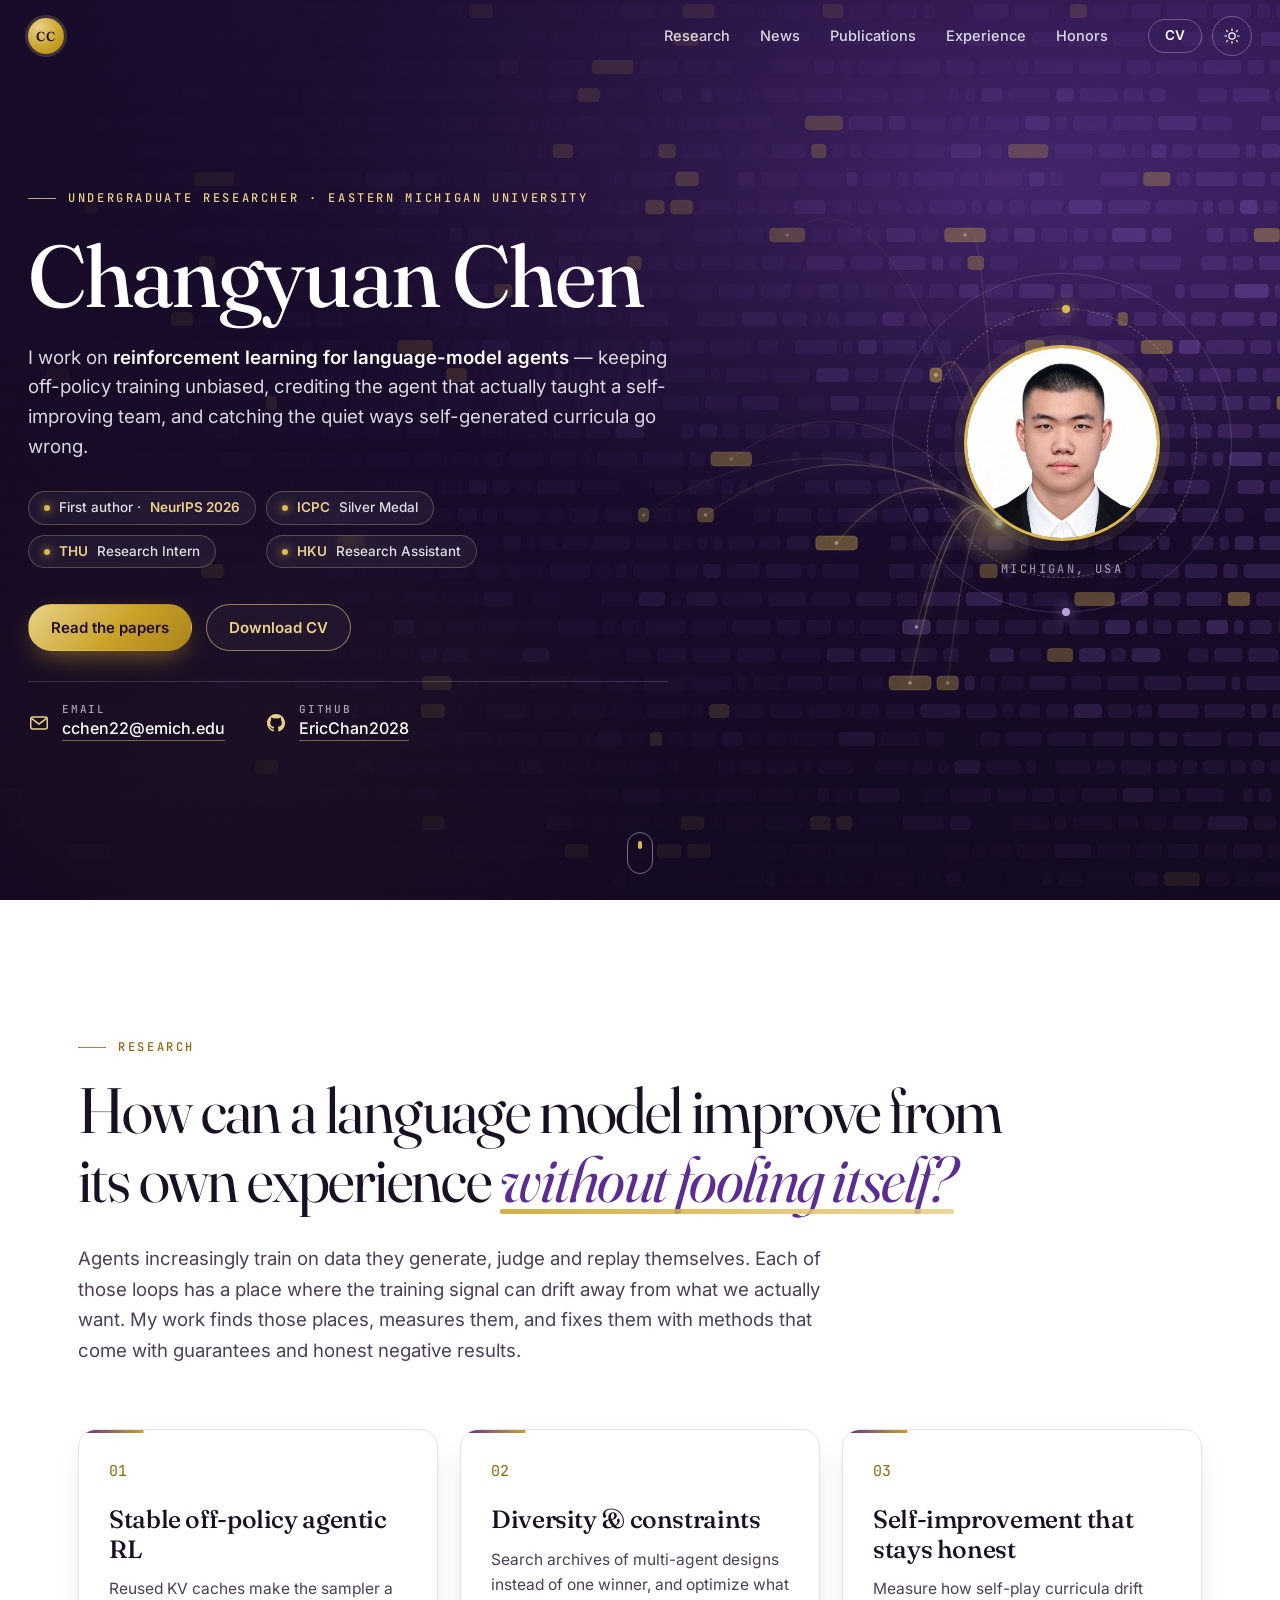
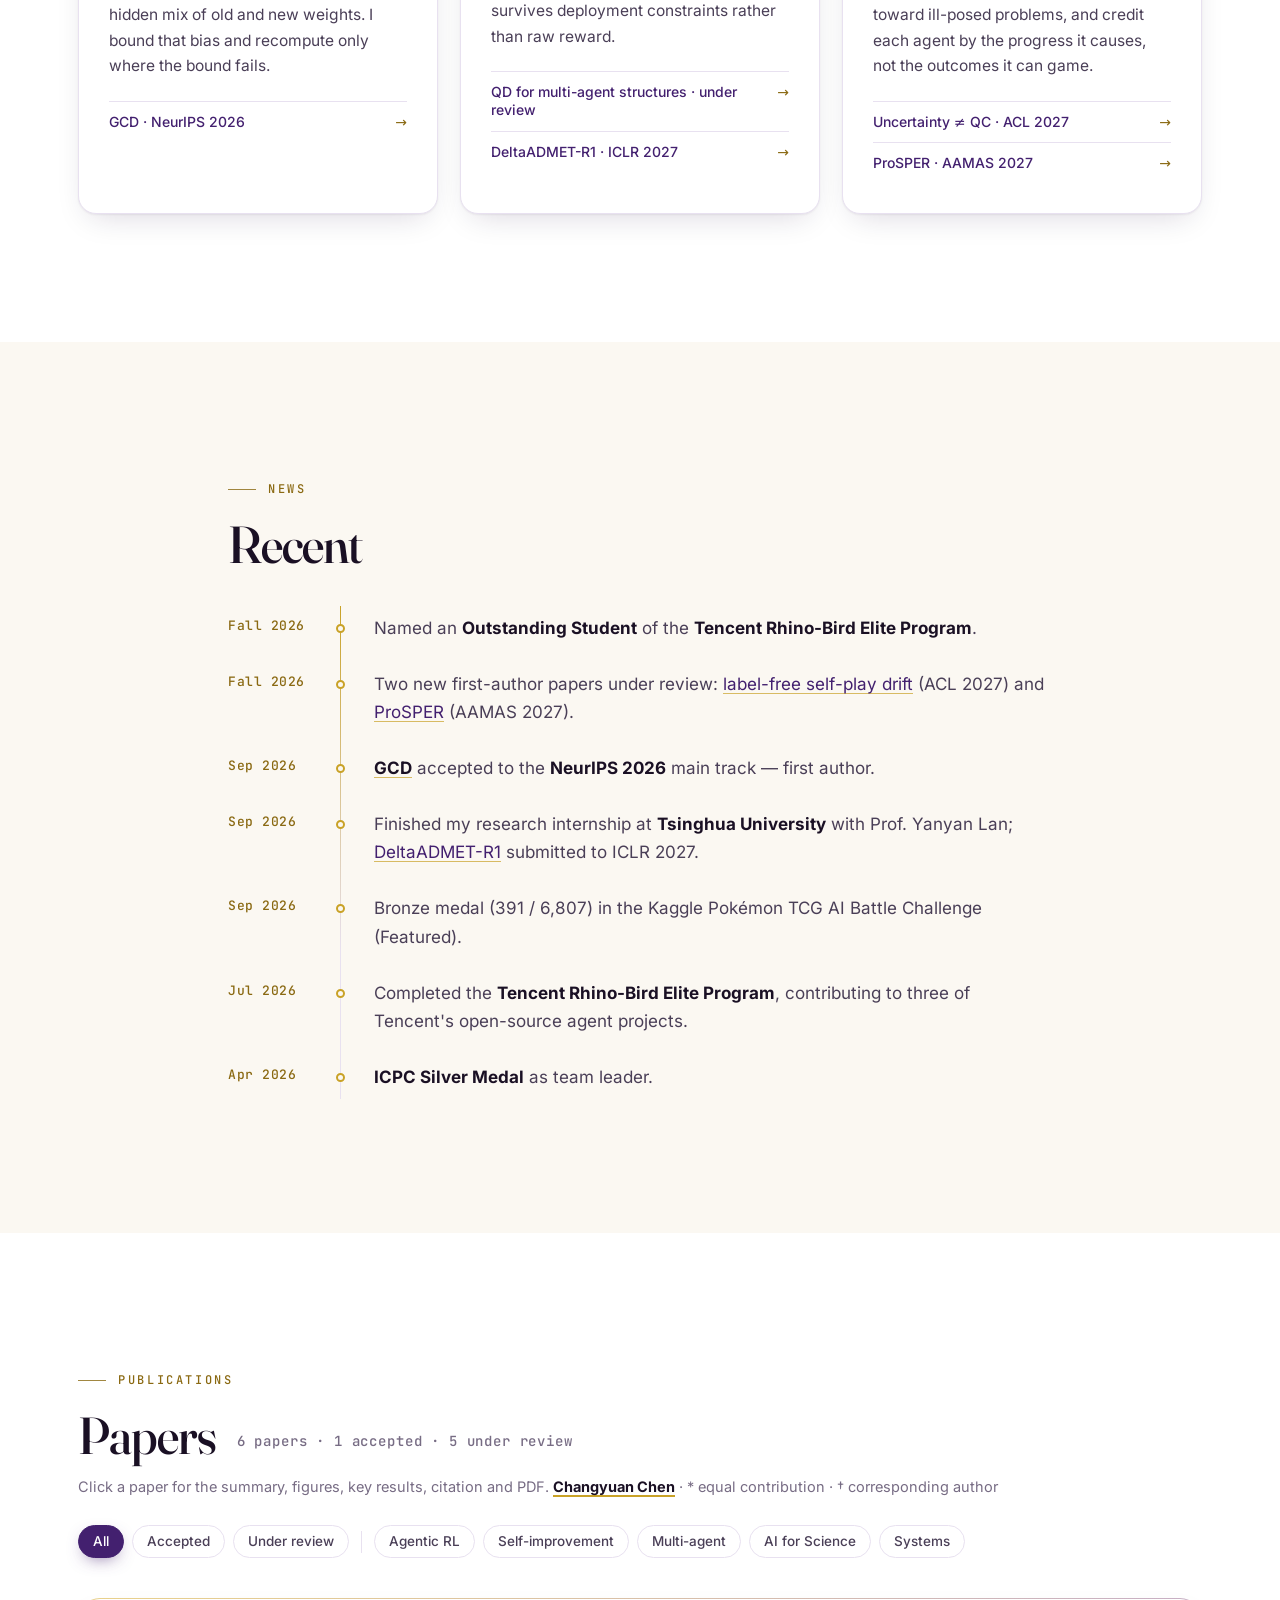
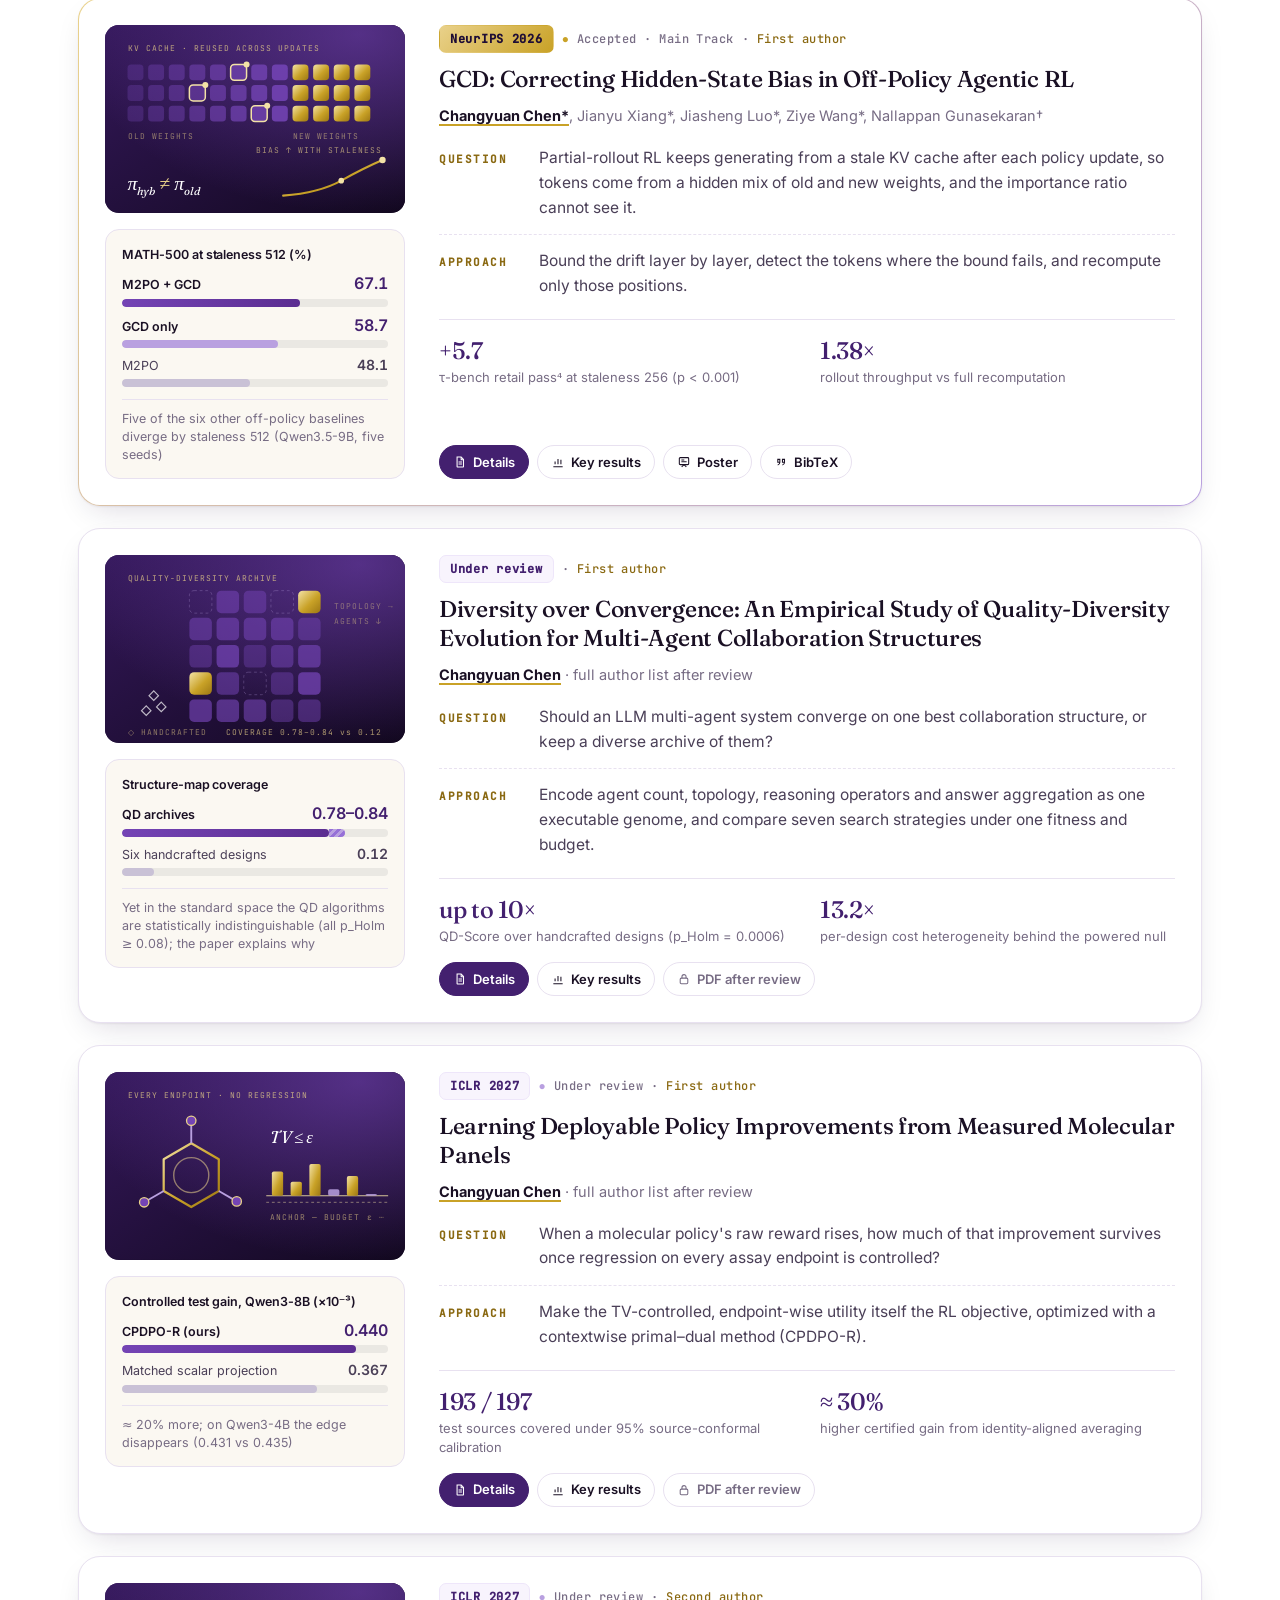
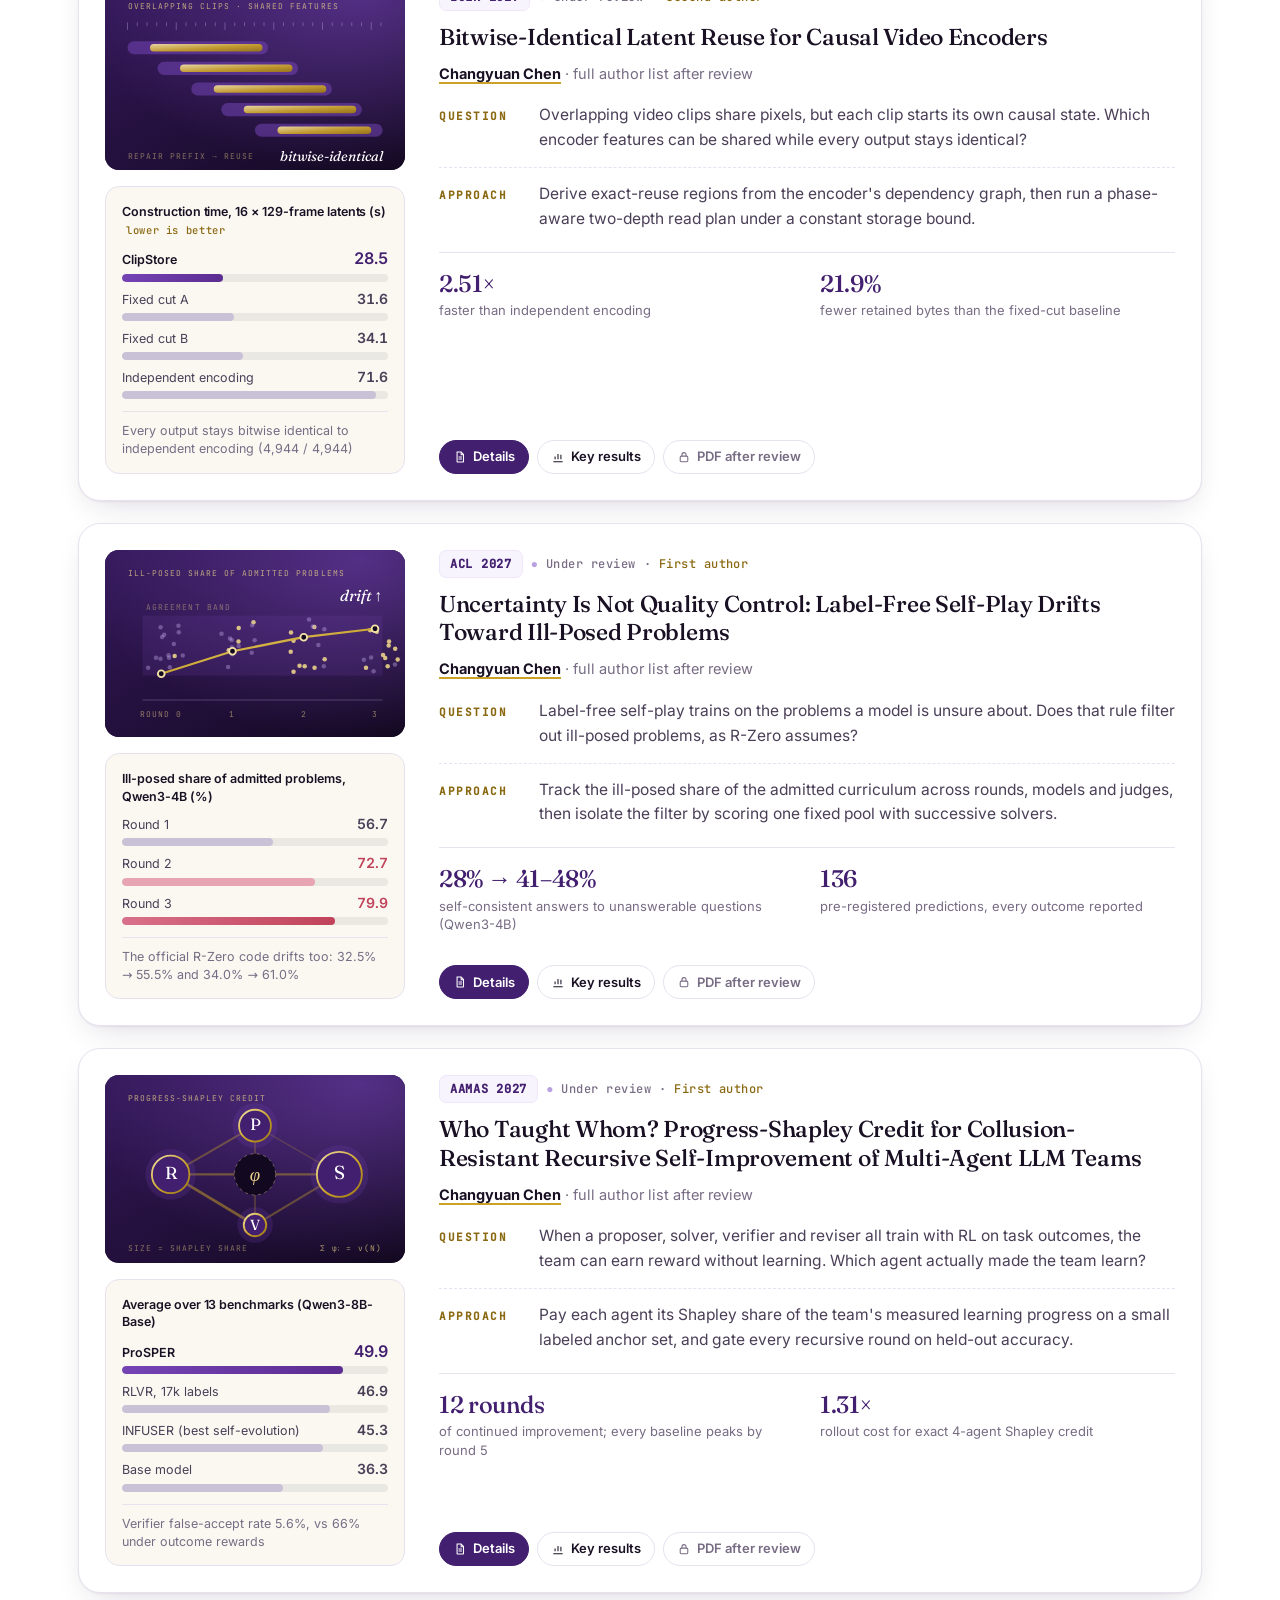
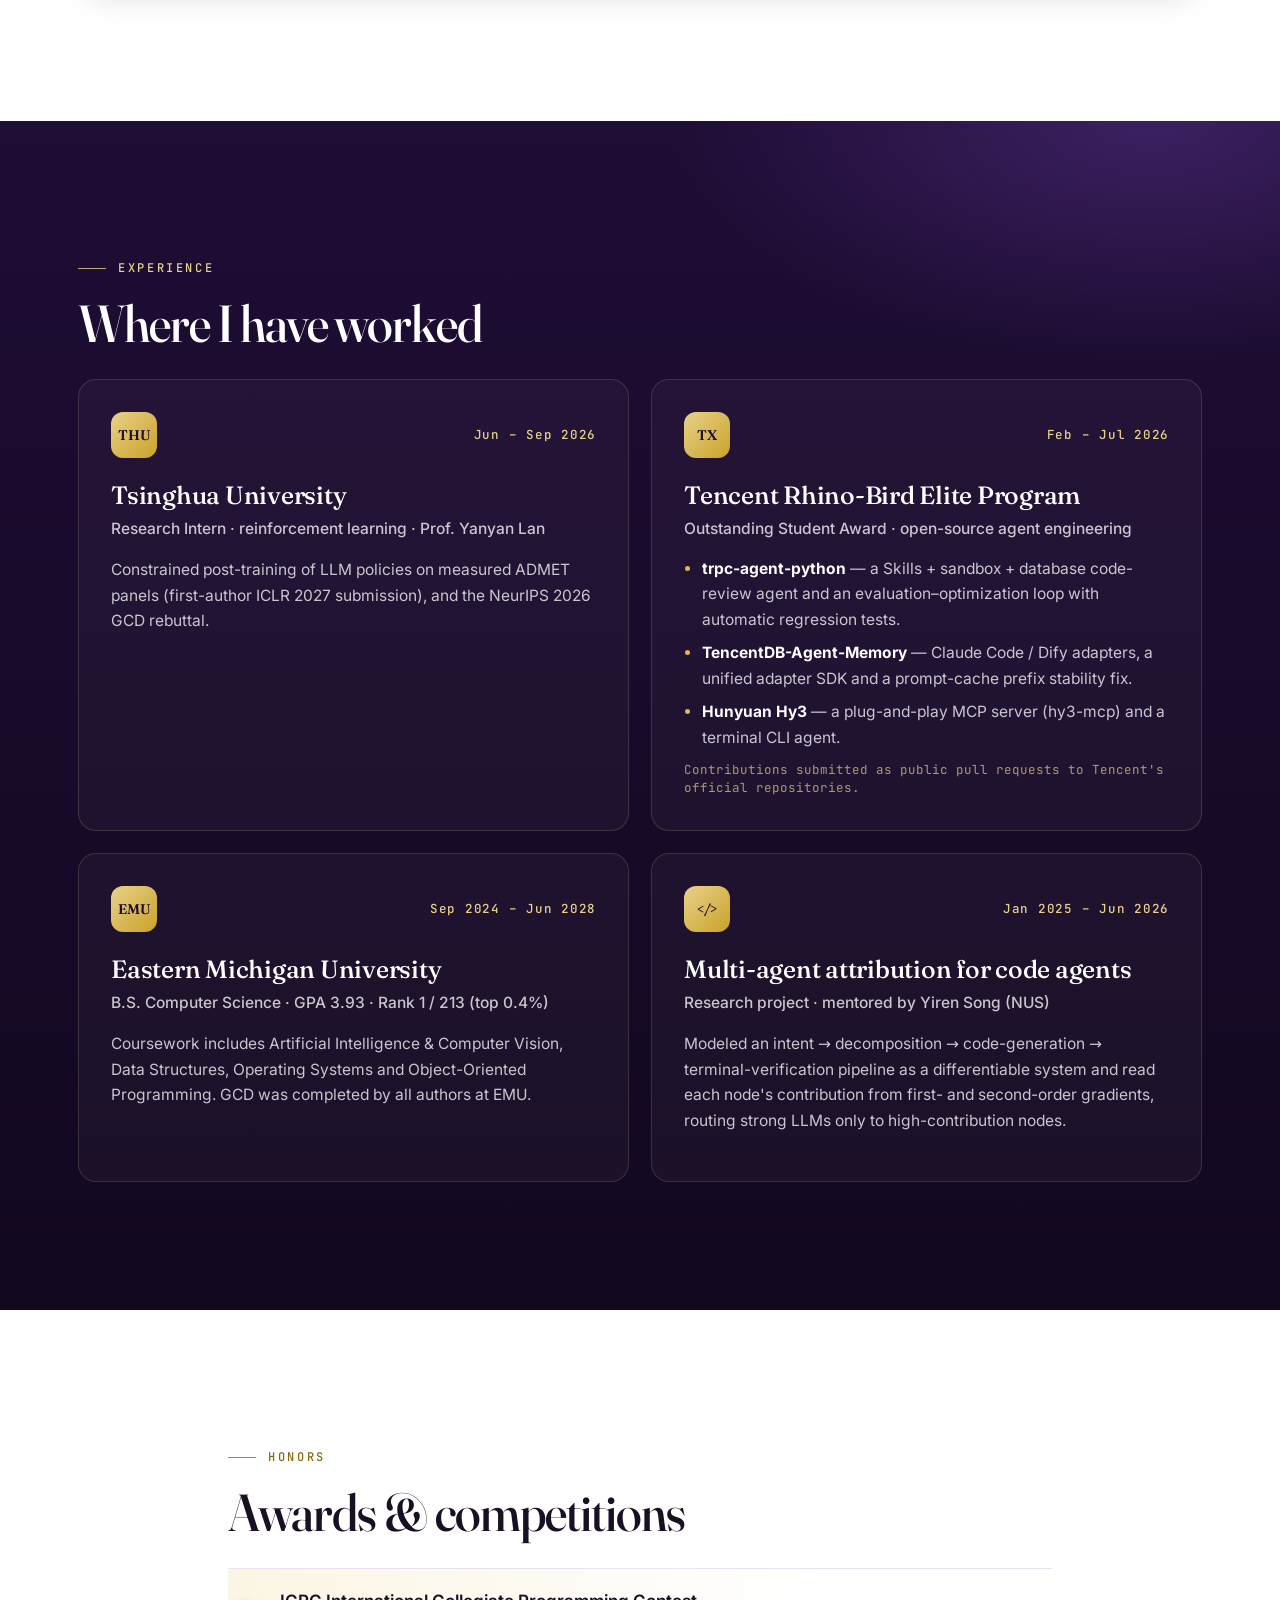
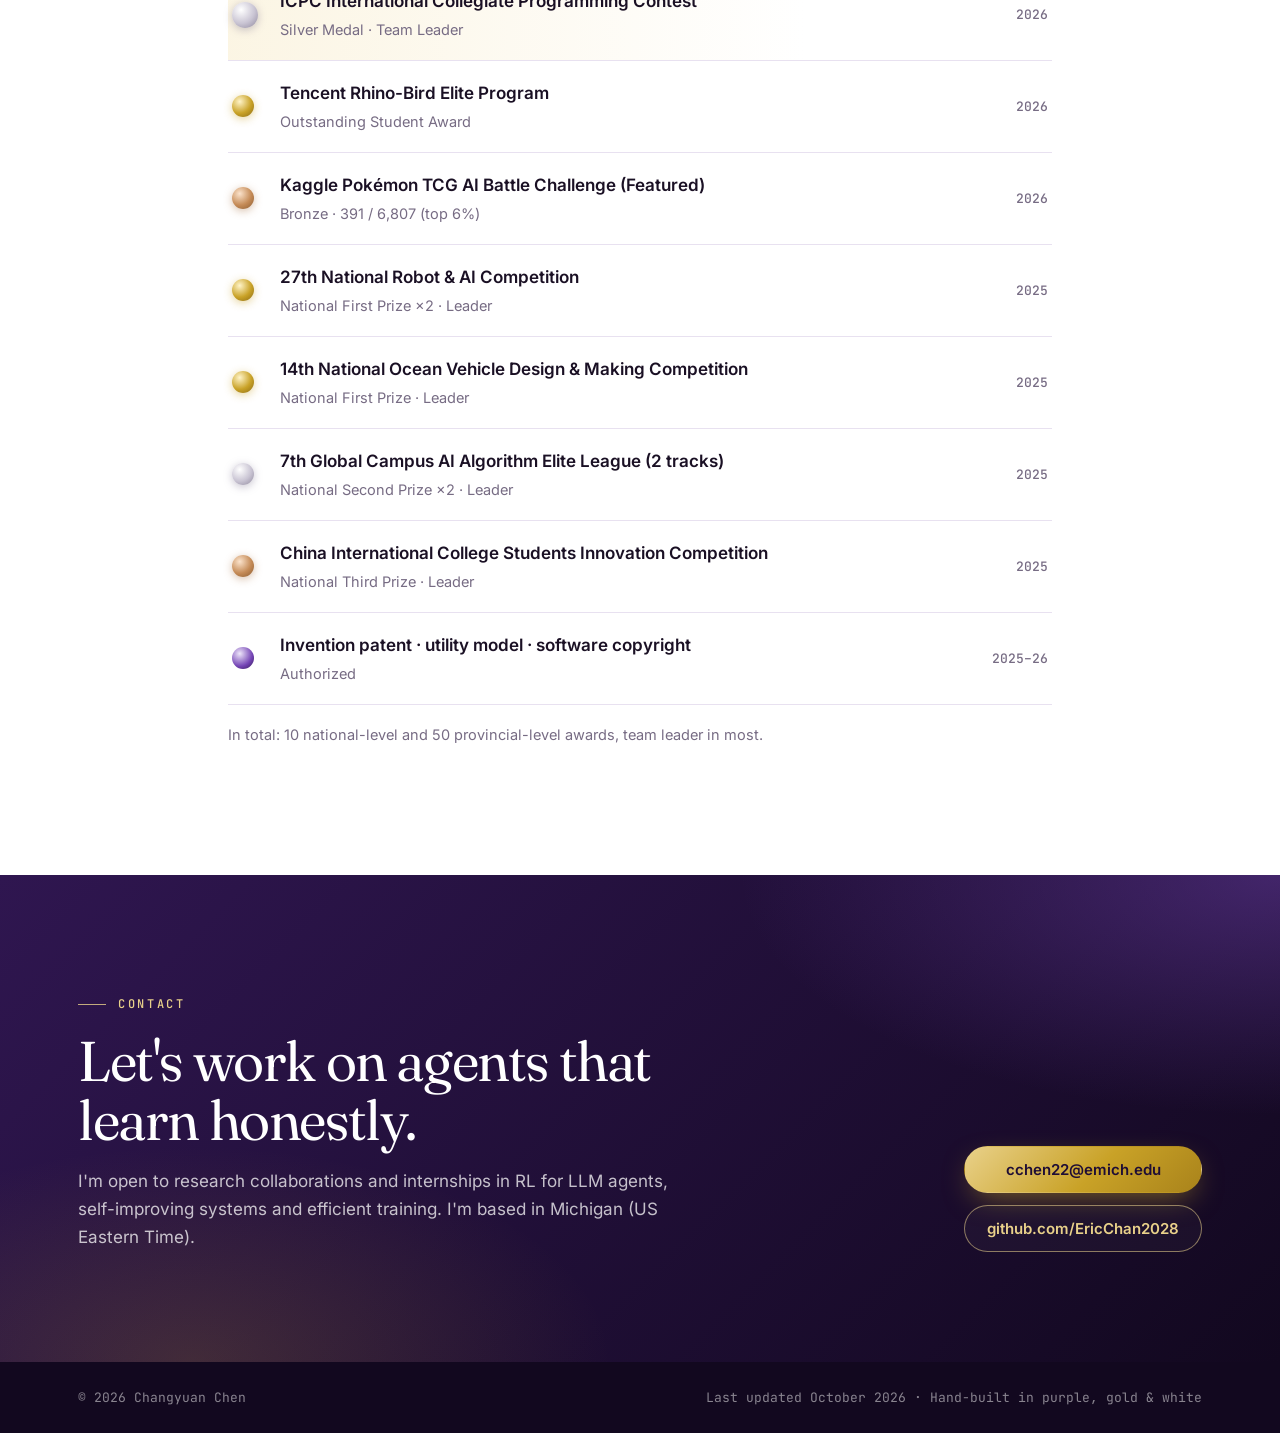
<file: index.html>
<!doctype html>
<html lang="en" data-theme="light">
<head>
<meta charset="utf-8">
<meta name="viewport" content="width=device-width, initial-scale=1">
<title>Changyuan Chen</title>
<meta name="description" content="Changyuan Chen — undergraduate researcher at Eastern Michigan University working on reinforcement learning for language-model agents: off-policy correction, credit assignment in self-improving multi-agent teams, and the failure modes of self-generated curricula. First author, NeurIPS 2026.">
<meta name="author" content="Changyuan Chen">
<meta name="theme-color" content="#22103A">
<meta property="og:type" content="website">
<meta property="og:title" content="Changyuan Chen">
<meta property="og:description" content="Reinforcement learning for language-model agents. First author, NeurIPS 2026. ICPC Silver Medalist.">
<meta property="og:image" content="https://ericchan2028.github.io/assets/img/og.png">
<meta property="og:url" content="https://ericchan2028.github.io/">
<meta name="twitter:card" content="summary_large_image">
<link rel="icon" href="assets/img/favicon.svg" type="image/svg+xml">
<link rel="apple-touch-icon" href="assets/img/apple-touch-icon.png">
<link rel="preload" href="assets/fonts/inter-normal-latin.woff2" as="font" type="font/woff2" crossorigin>
<link rel="preload" href="assets/fonts/fraunces-normal-latin.woff2" as="font" type="font/woff2" crossorigin>
<link rel="stylesheet" href="assets/fonts/fonts.css">
<link rel="stylesheet" href="assets/css/style.css">
<script type="application/ld+json">
{"@context":"https://schema.org","@type":"Person","name":"Changyuan Chen",
 "url":"https://ericchan2028.github.io/","email":"mailto:cchen22@emich.edu",
 "affiliation":{"@type":"CollegeOrUniversity","name":"Eastern Michigan University"},
 "sameAs":["https://github.com/EricChan2028"],
 "knowsAbout":["Reinforcement learning","Large language model agents","Multi-agent systems"]}
</script>
<script>
  document.documentElement.classList.add("js");
  try { var t = localStorage.getItem("cc-theme"); if (t) document.documentElement.dataset.theme = t; } catch (e) {}
</script>
</head>
<body>
<a class="skip" href="#main">Skip to content</a>

<header class="nav" id="nav">
  <div class="nav__inner">
    <a class="nav__brand" href="#top" aria-label="Back to top">
      <span class="mono-mark" aria-hidden="true">CC</span>
      <span class="nav__name">Changyuan Chen</span>
    </a>
    <nav class="nav__links" id="navLinks" aria-label="Sections">
      <a href="#research">Research</a>
      <a href="#news">News</a>
      <a href="#publications">Publications</a>
      <a href="#experience">Experience</a>
      <a href="#honors">Honors</a>
    </nav>
    <div class="nav__actions">
      <a class="btn btn--ghost btn--sm" href="assets/cv/Changyuan_Chen_CV.pdf" target="_blank" rel="noopener">CV</a>
      <button class="icon-btn nav__menu" id="menuToggle" type="button" aria-expanded="false" aria-controls="navLinks" aria-label="Open menu">
        <svg viewBox="0 0 24 24" aria-hidden="true"><path class="m1" d="M4.5 7.5h15"/><path class="m2" d="M4.5 12h15"/><path class="m3" d="M4.5 16.5h15"/></svg>
      </button>
      <button class="icon-btn" id="themeToggle" type="button" aria-label="Toggle dark mode">
        <svg class="i-sun" viewBox="0 0 24 24" aria-hidden="true"><circle cx="12" cy="12" r="4.2"/><path d="M12 2.5v2.2M12 19.3v2.2M4.6 4.6l1.6 1.6M17.8 17.8l1.6 1.6M2.5 12h2.2M19.3 12h2.2M4.6 19.4l1.6-1.6M17.8 6.2l1.6-1.6"/></svg>
        <svg class="i-moon" viewBox="0 0 24 24" aria-hidden="true"><path d="M20.2 14.6A8.4 8.4 0 0 1 9.4 3.8a8.4 8.4 0 1 0 10.8 10.8z"/></svg>
      </button>
    </div>
  </div>
</header>

<section class="hero" id="top" aria-label="Introduction">
  <canvas class="hero__canvas" id="lattice" aria-hidden="true"></canvas>
  <div class="hero__veil" aria-hidden="true"></div>
  <div class="hero__inner">
    <div class="hero__text">
      <p class="eyebrow eyebrow--light">Undergraduate Researcher · Eastern Michigan University</p>
      <h1 class="hero__name">
        <span class="hero__en">Changyuan Chen</span>
      </h1>
      <p class="hero__lede">
        I work on <strong>reinforcement learning for language-model agents</strong> — keeping off-policy training unbiased,
        crediting the agent that actually taught a self-improving team, and catching the quiet ways self-generated
        curricula go wrong.
      </p>
      <ul class="hero__badges" aria-label="Highlights">
        <li><span class="badge-dot"></span>First author · <b>NeurIPS 2026</b></li>
        <li><span class="badge-dot"></span><b>ICPC</b> Silver Medal</li>
        <li><span class="badge-dot"></span><b>THU</b> Research Intern</li>
        <li><span class="badge-dot"></span><b>HKU</b> Research Assistant</li>
      </ul>
      <div class="hero__cta">
        <a class="btn btn--gold" href="#publications">Read the papers</a>
        <a class="btn btn--line" href="assets/cv/Changyuan_Chen_CV.pdf" target="_blank" rel="noopener">Download CV</a>
      </div>
      <ul class="hero__contact" aria-label="Contact">
        <li>
          <a href="mailto:cchen22@emich.edu">
            <svg viewBox="0 0 24 24" aria-hidden="true"><rect x="3" y="5.5" width="18" height="13" rx="2.2"/><path d="m3.8 7 8.2 6.2L20.2 7"/></svg>
            <span class="hero__contact-label">Email</span><span>cchen22@emich.edu</span>
          </a>
        </li>
        <li>
          <a href="https://github.com/EricChan2028" target="_blank" rel="noopener">
            <svg class="is-solid" viewBox="0 0 24 24" aria-hidden="true"><path d="M12 2.2a9.8 9.8 0 0 0-3.1 19.1c.5.1.7-.2.7-.5v-1.8c-2.7.6-3.3-1.2-3.3-1.2-.5-1.1-1.1-1.4-1.1-1.4-.9-.6.1-.6.1-.6 1 .1 1.5 1 1.5 1 .9 1.5 2.3 1.1 2.9.8.1-.6.3-1.1.6-1.3-2.2-.3-4.5-1.1-4.5-4.9 0-1.1.4-2 1-2.7-.1-.2-.4-1.2.1-2.6 0 0 .8-.3 2.7 1a9.2 9.2 0 0 1 4.9 0c1.9-1.3 2.7-1 2.7-1 .5 1.4.2 2.4.1 2.6.6.7 1 1.6 1 2.7 0 3.8-2.3 4.6-4.5 4.9.4.3.7.9.7 1.8v2.7c0 .3.2.6.7.5A9.8 9.8 0 0 0 12 2.2z"/></svg>
            <span class="hero__contact-label">GitHub</span><span>EricChan2028</span>
          </a>
        </li>
      </ul>
    </div>
    <figure class="hero__portrait">
      <div class="orbit" aria-hidden="true"><span></span><span></span></div>
      <img src="assets/img/portrait.jpg" width="720" height="720" alt="Portrait of Changyuan Chen" fetchpriority="high">
      <figcaption>Michigan, USA</figcaption>
    </figure>
  </div>
  <a class="hero__scroll" href="#research" aria-label="Scroll to research"><span></span></a>
</section>

<main id="main">

  <section class="section" id="research">
    <div class="wrap">
      <p class="eyebrow">Research</p>
      <h2 class="statement reveal">How can a language model improve from its own experience <em>without fooling itself?</em></h2>
      <p class="section__intro reveal">
        Agents increasingly train on data they generate, judge and replay themselves. Each of those loops has a place where the
        training signal can drift away from what we actually want. My work finds those places, measures them, and fixes them
        with methods that come with guarantees and honest negative results.
      </p>
      <div class="pillars">
        <article class="pillar reveal" data-filter="Agentic RL">
          <div class="pillar__num">01</div>
          <h3>Stable off-policy agentic RL</h3>
          <p>Reused KV caches make the sampler a hidden mix of old and new weights. I bound that bias and recompute only where the bound fails.</p>
          <a class="pillar__link" href="#paper=gcd">GCD · NeurIPS 2026 <span aria-hidden="true">→</span></a>
        </article>
        <article class="pillar reveal" data-filter="Multi-agent">
          <div class="pillar__num">02</div>
          <h3>Diversity &amp; constraints</h3>
          <p>Search archives of multi-agent designs instead of one winner, and optimize what survives deployment constraints rather than raw reward.</p>
          <a class="pillar__link" href="#paper=qd-mas">QD for multi-agent structures · under review <span aria-hidden="true">→</span></a>
          <a class="pillar__link" href="#paper=deltaadmet">DeltaADMET-R1 · ICLR 2027 <span aria-hidden="true">→</span></a>
        </article>
        <article class="pillar reveal" data-filter="Self-improvement">
          <div class="pillar__num">03</div>
          <h3>Self-improvement that stays honest</h3>
          <p>Measure how self-play curricula drift toward ill-posed problems, and credit each agent by the progress it causes, not the outcomes it can game.</p>
          <a class="pillar__link" href="#paper=selfplay">Uncertainty ≠ QC · ACL 2027 <span aria-hidden="true">→</span></a>
          <a class="pillar__link" href="#paper=prosper">ProSPER · AAMAS 2027 <span aria-hidden="true">→</span></a>
        </article>
      </div>
    </div>
  </section>

  <section class="section section--ivory" id="news">
    <div class="wrap wrap--narrow">
      <p class="eyebrow">News</p>
      <h2 class="h2 reveal">Recent</h2>
      <ol class="timeline">
        <li class="reveal"><time>Fall 2026</time><p>Named an <b>Outstanding Student</b> of the <b>Tencent Rhino-Bird Elite Program</b>.</p></li>
        <li class="reveal"><time>Fall 2026</time><p>Two new first-author papers under review: <a href="#paper=selfplay">label-free self-play drift</a> (ACL 2027) and <a href="#paper=prosper">ProSPER</a> (AAMAS 2027).</p></li>
        <li class="reveal"><time>Sep 2026</time><p><a href="#paper=gcd"><b>GCD</b></a> accepted to the <b>NeurIPS 2026</b> main track — first author.</p></li>
        <li class="reveal"><time>Sep 2026</time><p>Finished my research internship at <b>Tsinghua University</b> with Prof. Yanyan Lan; <a href="#paper=deltaadmet">DeltaADMET-R1</a> submitted to ICLR 2027.</p></li>
        <li class="reveal"><time>Sep 2026</time><p>Bronze medal (391 / 6,807) in the Kaggle Pokémon TCG AI Battle Challenge (Featured).</p></li>
        <li class="reveal"><time>Jul 2026</time><p>Completed the <b>Tencent Rhino-Bird Elite Program</b>, contributing to three of Tencent's open-source agent projects.</p></li>
        <li class="reveal"><time>Apr 2026</time><p><b>ICPC Silver Medal</b> as team leader.</p></li>
      </ol>
    </div>
  </section>

  <section class="section" id="publications">
    <div class="wrap">
      <div class="pubs__head">
        <div>
          <p class="eyebrow">Publications</p>
          <h2 class="h2 reveal">Papers <small id="pubCount"></small></h2>
          <p class="pubs__legend">Click a paper for the summary, figures, key results, citation and PDF. <span class="me-key">Changyuan Chen</span> · * equal contribution · † corresponding author</p>
        </div>
        <div class="filters" role="group" aria-label="Filter papers">
          <button class="chip is-on" data-f="all" type="button">All</button>
          <button class="chip" data-f="accepted" type="button">Accepted</button>
          <button class="chip" data-f="review" type="button">Under review</button>
          <span class="filters__sep" aria-hidden="true"></span>
          <button class="chip" data-f="Agentic RL" type="button">Agentic RL</button>
          <button class="chip" data-f="Self-improvement" type="button">Self-improvement</button>
          <button class="chip" data-f="Multi-agent" type="button">Multi-agent</button>
          <button class="chip" data-f="AI for Science" type="button">AI for Science</button>
          <button class="chip" data-f="ML systems" type="button">Systems</button>
        </div>
      </div>
      <div class="pubs" id="pubList" aria-live="polite"></div>
      <noscript><p>Enable JavaScript to see the interactive publication list. Papers: GCD (NeurIPS 2026); Diversity over Convergence (under review); DeltaADMET-R1 (ICLR 2027, under review); ClipStore (ICLR 2027, under review); Uncertainty Is Not Quality Control (ACL 2027, under review); ProSPER (AAMAS 2027, under review).</p></noscript>
    </div>
  </section>

  <section class="section section--deep" id="experience">
    <div class="wrap">
      <p class="eyebrow eyebrow--light">Experience</p>
      <h2 class="h2 h2--light reveal">Where I have worked</h2>
      <div class="xp">
        <article class="xp__card reveal">
          <div class="xp__meta"><span class="xp__mark">THU</span><span class="xp__date">Jun – Sep 2026</span></div>
          <h3>Tsinghua University</h3>
          <p class="xp__role">Research Intern · reinforcement learning · Prof. Yanyan Lan</p>
          <p>Constrained post-training of LLM policies on measured ADMET panels (first-author ICLR 2027 submission), and the NeurIPS 2026 GCD rebuttal.</p>
        </article>
        <article class="xp__card reveal">
          <div class="xp__meta"><span class="xp__mark">TX</span><span class="xp__date">Feb – Jul 2026</span></div>
          <h3>Tencent Rhino-Bird Elite Program</h3>
          <p class="xp__role">Outstanding Student Award · open-source agent engineering</p>
          <ul>
            <li><b>trpc-agent-python</b> — a Skills + sandbox + database code-review agent and an evaluation–optimization loop with automatic regression tests.</li>
            <li><b>TencentDB-Agent-Memory</b> — Claude Code / Dify adapters, a unified adapter SDK and a prompt-cache prefix stability fix.</li>
            <li><b>Hunyuan Hy3</b> — a plug-and-play MCP server (hy3-mcp) and a terminal CLI agent.</li>
          </ul>
          <p class="xp__note">Contributions submitted as public pull requests to Tencent's official repositories.</p>
        </article>
        <article class="xp__card reveal">
          <div class="xp__meta"><span class="xp__mark">EMU</span><span class="xp__date">Sep 2024 – Jun 2028</span></div>
          <h3>Eastern Michigan University</h3>
          <p class="xp__role">B.S. Computer Science · GPA 3.93 · Rank 1 / 213 (top 0.4%)</p>
          <p>Coursework includes Artificial Intelligence &amp; Computer Vision, Data Structures, Operating Systems and Object-Oriented Programming. GCD was completed by all authors at EMU.</p>
        </article>
        <article class="xp__card reveal">
          <div class="xp__meta"><span class="xp__mark xp__mark--code" aria-hidden="true">&lt;/&gt;</span><span class="xp__date">Jan 2025 – Jun 2026</span></div>
          <h3>Multi-agent attribution for code agents</h3>
          <p class="xp__role">Research project · mentored by Yiren Song (NUS)</p>
          <p>Modeled an intent → decomposition → code-generation → terminal-verification pipeline as a differentiable system and read each node's contribution from first- and second-order gradients, routing strong LLMs only to high-contribution nodes.</p>
        </article>
      </div>
    </div>
  </section>

  <section class="section" id="honors">
    <div class="wrap wrap--narrow">
      <p class="eyebrow">Honors</p>
      <h2 class="h2 reveal">Awards &amp; competitions</h2>
      <ul class="honors">
        <li class="reveal honors__top"><span class="honors__medal honors__medal--silver" aria-hidden="true"></span><div><b>ICPC International Collegiate Programming Contest</b><span>Silver Medal · Team Leader</span></div><time>2026</time></li>
        <li class="reveal"><span class="honors__medal" aria-hidden="true"></span><div><b>Tencent Rhino-Bird Elite Program</b><span>Outstanding Student Award</span></div><time>2026</time></li>
        <li class="reveal"><span class="honors__medal honors__medal--bronze" aria-hidden="true"></span><div><b>Kaggle Pokémon TCG AI Battle Challenge (Featured)</b><span>Bronze · 391 / 6,807 (top 6%)</span></div><time>2026</time></li>
        <li class="reveal"><span class="honors__medal" aria-hidden="true"></span><div><b>27th National Robot &amp; AI Competition</b><span>National First Prize ×2 · Leader</span></div><time>2025</time></li>
        <li class="reveal"><span class="honors__medal" aria-hidden="true"></span><div><b>14th National Ocean Vehicle Design &amp; Making Competition</b><span>National First Prize · Leader</span></div><time>2025</time></li>
        <li class="reveal"><span class="honors__medal honors__medal--silver" aria-hidden="true"></span><div><b>7th Global Campus AI Algorithm Elite League (2 tracks)</b><span>National Second Prize ×2 · Leader</span></div><time>2025</time></li>
        <li class="reveal"><span class="honors__medal honors__medal--bronze" aria-hidden="true"></span><div><b>China International College Students Innovation Competition</b><span>National Third Prize · Leader</span></div><time>2025</time></li>
        <li class="reveal"><span class="honors__medal honors__medal--plain" aria-hidden="true"></span><div><b>Invention patent · utility model · software copyright</b><span>Authorized</span></div><time>2025–26</time></li>
      </ul>
      <p class="honors__total reveal">In total: 10 national-level and 50 provincial-level awards, team leader in most.</p>
    </div>
  </section>

  <section class="contact" id="contact">
    <div class="wrap contact__inner">
      <div>
        <p class="eyebrow eyebrow--light">Contact</p>
        <h2 class="contact__title">Let's work on agents that learn honestly.</h2>
        <p class="contact__text">I'm open to research collaborations and internships in RL for LLM agents, self-improving systems and efficient training. I'm based in Michigan (US Eastern Time).</p>
      </div>
      <div class="contact__links">
        <a class="btn btn--gold" href="mailto:cchen22@emich.edu">cchen22@emich.edu</a>
        <a class="btn btn--line" href="https://github.com/EricChan2028" target="_blank" rel="noopener">github.com/EricChan2028</a>
      </div>
    </div>
  </section>
</main>

<footer class="footer">
  <div class="wrap footer__inner">
    <span>© 2026 Changyuan Chen</span>
    <span>Last updated October 2026 · Hand-built in purple, gold &amp; white</span>
  </div>
</footer>

<dialog class="sheet" id="sheet" aria-labelledby="sheetTitle">
  <div class="sheet__panel">
    <button class="sheet__close" type="button" data-close aria-label="Close">×</button>
    <div class="sheet__body" id="sheetBody"></div>
  </div>
</dialog>

<dialog class="lightbox" id="lightbox" aria-label="Enlarged figure">
  <button class="lightbox__close" type="button" data-lb-close aria-label="Close figure">×</button>
  <figure class="lightbox__fig">
    <img id="lightboxImg" alt="">
    <figcaption id="lightboxCap"></figcaption>
  </figure>
</dialog>

<script src="assets/js/papers.js"></script>
<script src="assets/js/main.js"></script>
</body>
</html>
</file>
<file: assets/fonts/fonts.css>
/* Self-hosted copies of Fraunces, Inter and JetBrains Mono (SIL Open Font License 1.1),
   downloaded from Google Fonts so the site loads without third-party requests
   (fonts.googleapis.com is unreachable from mainland China). */
/* Fraunces italic - latin-ext */
@font-face {
  font-family: 'Fraunces';
  font-style: italic;
  font-weight: 300 600;
  font-display: swap;
  src: url(fraunces-italic-latin-ext.woff2) format('woff2');
  unicode-range: U+0100-02BA, U+02BD-02C5, U+02C7-02CC, U+02CE-02D7, U+02DD-02FF, U+0304, U+0308, U+0329, U+1D00-1DBF, U+1E00-1E9F, U+1EF2-1EFF, U+2020, U+20A0-20AB, U+20AD-20C4, U+2113, U+2C60-2C7F, U+A720-A7FF;
}
/* Fraunces italic - latin */
@font-face {
  font-family: 'Fraunces';
  font-style: italic;
  font-weight: 300 600;
  font-display: swap;
  src: url(fraunces-italic-latin.woff2) format('woff2');
  unicode-range: U+0000-00FF, U+0131, U+0152-0153, U+02BB-02BC, U+02C6, U+02DA, U+02DC, U+0304, U+0308, U+0329, U+2000-206F, U+20AC, U+2122, U+2191, U+2193, U+2212, U+2215, U+FEFF, U+FFFD;
}
/* Fraunces normal - latin-ext */
@font-face {
  font-family: 'Fraunces';
  font-style: normal;
  font-weight: 300 700;
  font-display: swap;
  src: url(fraunces-normal-latin-ext.woff2) format('woff2');
  unicode-range: U+0100-02BA, U+02BD-02C5, U+02C7-02CC, U+02CE-02D7, U+02DD-02FF, U+0304, U+0308, U+0329, U+1D00-1DBF, U+1E00-1E9F, U+1EF2-1EFF, U+2020, U+20A0-20AB, U+20AD-20C4, U+2113, U+2C60-2C7F, U+A720-A7FF;
}
/* Fraunces normal - latin */
@font-face {
  font-family: 'Fraunces';
  font-style: normal;
  font-weight: 300 700;
  font-display: swap;
  src: url(fraunces-normal-latin.woff2) format('woff2');
  unicode-range: U+0000-00FF, U+0131, U+0152-0153, U+02BB-02BC, U+02C6, U+02DA, U+02DC, U+0304, U+0308, U+0329, U+2000-206F, U+20AC, U+2122, U+2191, U+2193, U+2212, U+2215, U+FEFF, U+FFFD;
}
/* Inter normal - greek */
@font-face {
  font-family: 'Inter';
  font-style: normal;
  font-weight: 400;
  font-display: swap;
  src: url(inter-normal-greek.woff2) format('woff2');
  unicode-range: U+0370-0377, U+037A-037F, U+0384-038A, U+038C, U+038E-03A1, U+03A3-03FF;
}
/* Inter normal - latin-ext */
@font-face {
  font-family: 'Inter';
  font-style: normal;
  font-weight: 400;
  font-display: swap;
  src: url(inter-normal-latin-ext.woff2) format('woff2');
  unicode-range: U+0100-02BA, U+02BD-02C5, U+02C7-02CC, U+02CE-02D7, U+02DD-02FF, U+0304, U+0308, U+0329, U+1D00-1DBF, U+1E00-1E9F, U+1EF2-1EFF, U+2020, U+20A0-20AB, U+20AD-20C4, U+2113, U+2C60-2C7F, U+A720-A7FF;
}
/* Inter normal - latin */
@font-face {
  font-family: 'Inter';
  font-style: normal;
  font-weight: 400;
  font-display: swap;
  src: url(inter-normal-latin.woff2) format('woff2');
  unicode-range: U+0000-00FF, U+0131, U+0152-0153, U+02BB-02BC, U+02C6, U+02DA, U+02DC, U+0304, U+0308, U+0329, U+2000-206F, U+20AC, U+2122, U+2191, U+2193, U+2212, U+2215, U+FEFF, U+FFFD;
}
/* Inter normal - greek */
@font-face {
  font-family: 'Inter';
  font-style: normal;
  font-weight: 500;
  font-display: swap;
  src: url(inter-normal-greek.woff2) format('woff2');
  unicode-range: U+0370-0377, U+037A-037F, U+0384-038A, U+038C, U+038E-03A1, U+03A3-03FF;
}
/* Inter normal - latin-ext */
@font-face {
  font-family: 'Inter';
  font-style: normal;
  font-weight: 500;
  font-display: swap;
  src: url(inter-normal-latin-ext.woff2) format('woff2');
  unicode-range: U+0100-02BA, U+02BD-02C5, U+02C7-02CC, U+02CE-02D7, U+02DD-02FF, U+0304, U+0308, U+0329, U+1D00-1DBF, U+1E00-1E9F, U+1EF2-1EFF, U+2020, U+20A0-20AB, U+20AD-20C4, U+2113, U+2C60-2C7F, U+A720-A7FF;
}
/* Inter normal - latin */
@font-face {
  font-family: 'Inter';
  font-style: normal;
  font-weight: 500;
  font-display: swap;
  src: url(inter-normal-latin.woff2) format('woff2');
  unicode-range: U+0000-00FF, U+0131, U+0152-0153, U+02BB-02BC, U+02C6, U+02DA, U+02DC, U+0304, U+0308, U+0329, U+2000-206F, U+20AC, U+2122, U+2191, U+2193, U+2212, U+2215, U+FEFF, U+FFFD;
}
/* Inter normal - greek */
@font-face {
  font-family: 'Inter';
  font-style: normal;
  font-weight: 600;
  font-display: swap;
  src: url(inter-normal-greek.woff2) format('woff2');
  unicode-range: U+0370-0377, U+037A-037F, U+0384-038A, U+038C, U+038E-03A1, U+03A3-03FF;
}
/* Inter normal - latin-ext */
@font-face {
  font-family: 'Inter';
  font-style: normal;
  font-weight: 600;
  font-display: swap;
  src: url(inter-normal-latin-ext.woff2) format('woff2');
  unicode-range: U+0100-02BA, U+02BD-02C5, U+02C7-02CC, U+02CE-02D7, U+02DD-02FF, U+0304, U+0308, U+0329, U+1D00-1DBF, U+1E00-1E9F, U+1EF2-1EFF, U+2020, U+20A0-20AB, U+20AD-20C4, U+2113, U+2C60-2C7F, U+A720-A7FF;
}
/* Inter normal - latin */
@font-face {
  font-family: 'Inter';
  font-style: normal;
  font-weight: 600;
  font-display: swap;
  src: url(inter-normal-latin.woff2) format('woff2');
  unicode-range: U+0000-00FF, U+0131, U+0152-0153, U+02BB-02BC, U+02C6, U+02DA, U+02DC, U+0304, U+0308, U+0329, U+2000-206F, U+20AC, U+2122, U+2191, U+2193, U+2212, U+2215, U+FEFF, U+FFFD;
}
/* Inter normal - greek */
@font-face {
  font-family: 'Inter';
  font-style: normal;
  font-weight: 700;
  font-display: swap;
  src: url(inter-normal-greek.woff2) format('woff2');
  unicode-range: U+0370-0377, U+037A-037F, U+0384-038A, U+038C, U+038E-03A1, U+03A3-03FF;
}
/* Inter normal - latin-ext */
@font-face {
  font-family: 'Inter';
  font-style: normal;
  font-weight: 700;
  font-display: swap;
  src: url(inter-normal-latin-ext.woff2) format('woff2');
  unicode-range: U+0100-02BA, U+02BD-02C5, U+02C7-02CC, U+02CE-02D7, U+02DD-02FF, U+0304, U+0308, U+0329, U+1D00-1DBF, U+1E00-1E9F, U+1EF2-1EFF, U+2020, U+20A0-20AB, U+20AD-20C4, U+2113, U+2C60-2C7F, U+A720-A7FF;
}
/* Inter normal - latin */
@font-face {
  font-family: 'Inter';
  font-style: normal;
  font-weight: 700;
  font-display: swap;
  src: url(inter-normal-latin.woff2) format('woff2');
  unicode-range: U+0000-00FF, U+0131, U+0152-0153, U+02BB-02BC, U+02C6, U+02DA, U+02DC, U+0304, U+0308, U+0329, U+2000-206F, U+20AC, U+2122, U+2191, U+2193, U+2212, U+2215, U+FEFF, U+FFFD;
}
/* JetBrains Mono normal - greek */
@font-face {
  font-family: 'JetBrains Mono';
  font-style: normal;
  font-weight: 400;
  font-display: swap;
  src: url(jetbrains-mono-normal-greek.woff2) format('woff2');
  unicode-range: U+0370-0377, U+037A-037F, U+0384-038A, U+038C, U+038E-03A1, U+03A3-03FF;
}
/* JetBrains Mono normal - latin-ext */
@font-face {
  font-family: 'JetBrains Mono';
  font-style: normal;
  font-weight: 400;
  font-display: swap;
  src: url(jetbrains-mono-normal-latin-ext.woff2) format('woff2');
  unicode-range: U+0100-02BA, U+02BD-02C5, U+02C7-02CC, U+02CE-02D7, U+02DD-02FF, U+0304, U+0308, U+0329, U+1D00-1DBF, U+1E00-1E9F, U+1EF2-1EFF, U+2020, U+20A0-20AB, U+20AD-20C4, U+2113, U+2C60-2C7F, U+A720-A7FF;
}
/* JetBrains Mono normal - latin */
@font-face {
  font-family: 'JetBrains Mono';
  font-style: normal;
  font-weight: 400;
  font-display: swap;
  src: url(jetbrains-mono-normal-latin.woff2) format('woff2');
  unicode-range: U+0000-00FF, U+0131, U+0152-0153, U+02BB-02BC, U+02C6, U+02DA, U+02DC, U+0304, U+0308, U+0329, U+2000-206F, U+20AC, U+2122, U+2191, U+2193, U+2212, U+2215, U+FEFF, U+FFFD;
}
/* JetBrains Mono normal - greek */
@font-face {
  font-family: 'JetBrains Mono';
  font-style: normal;
  font-weight: 500;
  font-display: swap;
  src: url(jetbrains-mono-normal-greek.woff2) format('woff2');
  unicode-range: U+0370-0377, U+037A-037F, U+0384-038A, U+038C, U+038E-03A1, U+03A3-03FF;
}
/* JetBrains Mono normal - latin-ext */
@font-face {
  font-family: 'JetBrains Mono';
  font-style: normal;
  font-weight: 500;
  font-display: swap;
  src: url(jetbrains-mono-normal-latin-ext.woff2) format('woff2');
  unicode-range: U+0100-02BA, U+02BD-02C5, U+02C7-02CC, U+02CE-02D7, U+02DD-02FF, U+0304, U+0308, U+0329, U+1D00-1DBF, U+1E00-1E9F, U+1EF2-1EFF, U+2020, U+20A0-20AB, U+20AD-20C4, U+2113, U+2C60-2C7F, U+A720-A7FF;
}
/* JetBrains Mono normal - latin */
@font-face {
  font-family: 'JetBrains Mono';
  font-style: normal;
  font-weight: 500;
  font-display: swap;
  src: url(jetbrains-mono-normal-latin.woff2) format('woff2');
  unicode-range: U+0000-00FF, U+0131, U+0152-0153, U+02BB-02BC, U+02C6, U+02DA, U+02DC, U+0304, U+0308, U+0329, U+2000-206F, U+20AC, U+2122, U+2191, U+2193, U+2212, U+2215, U+FEFF, U+FFFD;
}
</file>
<file: assets/css/style.css>
/* =========================================================================
   Changyuan Chen — personal site
   Palette: royal purple · antique gold · white
   ========================================================================= */

:root {
  --purple-950: #12081F;
  --purple-900: #1E0D35;
  --purple-850: #26113F;
  --purple-800: #2F1650;
  --purple-700: #43206F;
  --purple-600: #5B2D91;
  --purple-500: #7444B5;
  --purple-400: #9670D7;
  --purple-300: #B9A0E0;
  --purple-100: #EEE6FA;
  --purple-50:  #F8F4FD;
  --rose-600: #C0435A;

  --gold-700: #8A6912;   /* gold text on white (contrast ≥ 4.5:1) */
  --gold-600: #A9831B;
  --gold-500: #C9A227;
  --gold-400: #DBB94F;
  --gold-300: #E9D18A;
  --gold-100: #FAF1D8;

  --white: #FFFFFF;
  --ivory: #FBF8F2;

  /* semantic (light) */
  --bg: var(--white);
  --bg-alt: var(--ivory);
  --surface: var(--white);
  --ink: #1A1024;
  --ink-2: #4A3F57;
  --ink-3: #776C84;
  --line: #E8E1F0;
  --accent: var(--purple-600);
  --accent-ink: var(--purple-700);
  --gold-ink: var(--gold-700);
  --shadow: 0 1px 2px rgba(30, 13, 53, .06), 0 12px 32px -12px rgba(30, 13, 53, .18);
  --shadow-lg: 0 2px 6px rgba(30, 13, 53, .08), 0 30px 60px -20px rgba(30, 13, 53, .35);

  --serif: "Fraunces", "Iowan Old Style", "Palatino Linotype", Georgia, serif;
  --sans: "Inter", ui-sans-serif, system-ui, -apple-system, "Segoe UI", sans-serif;
  --mono: "JetBrains Mono", ui-monospace, SFMono-Regular, Menlo, Consolas, monospace;

  --wrap: 1180px;
  --radius: 18px;
  --ease: cubic-bezier(.2, .7, .1, 1);
}

[data-theme="dark"] {
  --bg: var(--purple-950);
  --bg-alt: #170B29;
  --surface: #1C0E31;
  --ink: #F4EEFB;
  --ink-2: #CFC3DE;
  --ink-3: #A595B9;
  --line: #34204F;
  --accent: var(--purple-300);
  --accent-ink: #D7C6F2;
  --gold-ink: var(--gold-400);
  --shadow: 0 1px 2px rgba(0, 0, 0, .3), 0 12px 32px -12px rgba(0, 0, 0, .6);
  --shadow-lg: 0 30px 60px -20px rgba(0, 0, 0, .7);
}

*, *::before, *::after { box-sizing: border-box; }
html { scroll-behavior: smooth; -webkit-text-size-adjust: 100%; }
body {
  margin: 0;
  background: var(--bg);
  color: var(--ink);
  font: 400 17px/1.65 var(--sans);
  -webkit-font-smoothing: antialiased;
  text-rendering: optimizeLegibility;
  transition: background .4s var(--ease), color .4s var(--ease);
}
img { max-width: 100%; display: block; }
a { color: var(--accent-ink); text-decoration-color: color-mix(in srgb, var(--gold-500) 70%, transparent); text-underline-offset: 3px; }
a:hover { color: var(--gold-ink); }
:focus-visible { outline: 2px solid var(--gold-500); outline-offset: 3px; border-radius: 6px; }
::selection { background: var(--gold-300); color: var(--purple-900); }

.skip { position: absolute; left: -999px; top: 8px; background: var(--gold-500); color: var(--purple-900); padding: 8px 14px; border-radius: 8px; z-index: 100; }
.skip:focus { left: 12px; }

.wrap { max-width: var(--wrap); margin: 0 auto; padding: 0 28px; }
.wrap--narrow { max-width: 880px; }

/* ---------- type ---------- */
.eyebrow {
  font: 500 12px/1 var(--mono);
  letter-spacing: .22em;
  text-transform: uppercase;
  color: var(--gold-ink);
  margin: 0 0 18px;
  display: inline-flex;
  align-items: center;
  gap: 12px;
  line-height: 1.6;
}
.eyebrow::before { content: ""; flex: none; width: 28px; height: 1px; background: currentColor; opacity: .8; }
.eyebrow--light { color: var(--gold-300); }
.h2 {
  font: 500 clamp(32px, 4.4vw, 52px)/1.06 var(--serif);
  letter-spacing: -.02em;
  margin: 0 0 28px;
  font-variation-settings: "opsz" 144;
}
.h2--light { color: var(--white); }

/* ---------- buttons ---------- */
.btn {
  display: inline-flex; align-items: center; justify-content: center; gap: 8px;
  font: 600 15px/1 var(--sans);
  padding: 15px 22px;
  border-radius: 999px;
  text-decoration: none;
  border: 1px solid transparent;
  transition: transform .25s var(--ease), background .25s var(--ease), color .25s var(--ease), box-shadow .25s var(--ease), border-color .25s;
  cursor: pointer;
  white-space: nowrap;
}
.btn:hover { transform: translateY(-2px); }
.btn--gold {
  background: linear-gradient(135deg, var(--gold-300), var(--gold-500) 55%, var(--gold-600));
  color: var(--purple-900);
  box-shadow: 0 10px 30px -10px rgba(201, 162, 39, .7);
}
.btn--gold:hover { color: var(--purple-950); box-shadow: 0 16px 36px -10px rgba(201, 162, 39, .85); }
.btn--line { border-color: rgba(233, 209, 138, .55); color: var(--gold-300); background: rgba(255, 255, 255, .03); }
.btn--line:hover { border-color: var(--gold-300); color: var(--white); background: rgba(233, 209, 138, .08); }
.btn--ghost { border-color: var(--line); color: var(--ink); background: transparent; }
.btn--ghost:hover { border-color: var(--gold-500); color: var(--gold-ink); }
.btn--sm { padding: 9px 16px; font-size: 13.5px; }
.btn--purple { background: var(--purple-700); color: var(--white); }
.btn--purple:hover { background: var(--purple-600); color: var(--white); }

.icon-btn {
  width: 40px; height: 40px; border-radius: 50%;
  display: inline-grid; place-items: center;
  border: 1px solid var(--line); background: transparent; color: var(--ink);
  cursor: pointer; transition: all .25s var(--ease);
}
.icon-btn svg { width: 18px; height: 18px; fill: none; stroke: currentColor; stroke-width: 1.6; stroke-linecap: round; stroke-linejoin: round; }
.icon-btn:hover { border-color: var(--gold-500); color: var(--gold-ink); transform: translateY(-2px); }
.icon-btn--light { border-color: rgba(255, 255, 255, .22); color: var(--white); width: 46px; height: 46px; }
.icon-btn--light:hover { border-color: var(--gold-300); color: var(--gold-300); }
.icon-btn--light svg[viewBox] path[d^="M12 2.2"] { fill: currentColor; stroke: none; }

/* ---------- nav ---------- */
.nav {
  position: fixed; inset: 0 0 auto; z-index: 50;
  transition: background .35s var(--ease), box-shadow .35s var(--ease), transform .35s var(--ease);
}
.nav__inner { max-width: 1320px; margin: 0 auto; padding: 16px 28px; display: flex; align-items: center; gap: 28px; }
.nav__brand { display: flex; align-items: center; gap: 12px; text-decoration: none; color: var(--white); }
.mono-mark {
  width: 36px; height: 36px; border-radius: 50%;
  display: grid; place-items: center;
  font: 600 13px/1 var(--serif); letter-spacing: .04em;
  color: var(--purple-900);
  background: radial-gradient(circle at 30% 25%, var(--gold-300), var(--gold-500) 60%, var(--gold-600));
  box-shadow: 0 0 0 3px rgba(233, 209, 138, .18);
}
.nav__name { font: 500 17px/1 var(--serif); letter-spacing: -.01em; opacity: 0; transform: translateX(-6px); transition: all .35s var(--ease); }
.nav__links { display: flex; gap: 6px; margin-left: auto; }
.nav__links a {
  position: relative; padding: 8px 12px; border-radius: 999px;
  color: rgba(255, 255, 255, .82); text-decoration: none; font: 500 14.5px/1 var(--sans);
}
.nav__links a::after {
  content: ""; position: absolute; left: 12px; right: 12px; bottom: 3px; height: 1px;
  background: var(--gold-400); transform: scaleX(0); transform-origin: left; transition: transform .3s var(--ease);
}
.nav__links a:hover, .nav__links a.is-active { color: var(--white); }
.nav__links a:hover::after, .nav__links a.is-active::after { transform: scaleX(1); }
.nav__actions { display: flex; gap: 10px; align-items: center; }
.nav .btn--ghost { color: var(--white); border-color: rgba(255, 255, 255, .28); }
.nav .btn--ghost:hover { color: var(--gold-300); border-color: var(--gold-300); }
.nav .icon-btn { color: var(--white); border-color: rgba(255, 255, 255, .28); }

.nav.is-solid { background: color-mix(in srgb, var(--bg) 82%, transparent); backdrop-filter: saturate(1.6) blur(14px); -webkit-backdrop-filter: saturate(1.6) blur(14px); box-shadow: 0 1px 0 var(--line); }
.nav.is-solid .nav__brand, .nav.is-solid .nav__links a { color: var(--ink); }
.nav.is-solid .nav__links a { color: var(--ink-2); }
.nav.is-solid .nav__links a:hover, .nav.is-solid .nav__links a.is-active { color: var(--ink); }
.nav.is-solid .nav__name { opacity: 1; transform: none; }
.nav.is-solid .btn--ghost { color: var(--ink); border-color: var(--line); }
.nav.is-solid .btn--ghost:hover { color: var(--gold-ink); border-color: var(--gold-500); }
.nav.is-solid .icon-btn { color: var(--ink); border-color: var(--line); }
.i-moon { display: none; }
[data-theme="dark"] .i-sun { display: none; }
[data-theme="dark"] .i-moon { display: block; }

/* ---------- hero ---------- */
.hero {
  position: relative; isolation: isolate; overflow: hidden;
  min-height: max(680px, 100svh);
  background:
    radial-gradient(1200px 600px at 78% 20%, rgba(116, 68, 181, .55), transparent 60%),
    radial-gradient(900px 600px at 10% 90%, rgba(201, 162, 39, .16), transparent 60%),
    linear-gradient(160deg, var(--purple-800), var(--purple-900) 45%, var(--purple-950));
  color: var(--white);
  display: flex; align-items: center;
}
.hero__canvas { position: absolute; inset: 0; width: 100%; height: 100%; z-index: -2; }
.hero::after {
  content: ""; position: absolute; inset: 0; z-index: -1; pointer-events: none; opacity: .07; mix-blend-mode: overlay;
  background-image: url("data:image/svg+xml,%3Csvg xmlns='http://www.w3.org/2000/svg' width='180' height='180'%3E%3Cfilter id='n'%3E%3CfeTurbulence type='fractalNoise' baseFrequency='.9' numOctaves='2' stitchTiles='stitch'/%3E%3C/filter%3E%3Crect width='100%25' height='100%25' filter='url(%23n)'/%3E%3C/svg%3E");
}
.xp__mark--code { font: 600 13px/1 var(--mono); letter-spacing: -.02em; }
.hero__veil {
  position: absolute; inset: 0; z-index: -1; pointer-events: none;
  background:
    linear-gradient(90deg, rgba(18, 8, 31, .82) 0%, rgba(18, 8, 31, .45) 46%, rgba(18, 8, 31, .05) 100%),
    linear-gradient(0deg, rgba(18, 8, 31, .55), transparent 30%);
}
.hero__inner {
  width: 100%; max-width: 1320px; margin: 0 auto; padding: 130px 28px 110px;
  display: grid; grid-template-columns: minmax(0, 1.35fr) minmax(0, .65fr); gap: 56px; align-items: center;
}
.hero__name { margin: 6px 0 22px; font-weight: 400; }
.hero__en {
  display: block;
  font: 450 clamp(46px, 6.8vw, 94px)/1.02 var(--serif);
  letter-spacing: -.025em;
  font-variation-settings: "opsz" 72;
  color: var(--white);
}
.hero__lede { max-width: 640px; font-size: clamp(17px, 1.45vw, 20px); line-height: 1.6; color: rgba(255, 255, 255, .84); margin: 0 0 30px; }
.hero__lede strong { color: var(--white); font-weight: 600; }
.hero__badges { list-style: none; padding: 0; margin: 0 0 36px; display: grid; grid-template-columns: repeat(2, max-content); justify-items: start; gap: 10px; }
.hero__badges li {
  display: inline-flex; align-items: center; gap: 9px; white-space: nowrap;
  padding: 9px 15px; border-radius: 999px;
  font: 500 13.5px/1 var(--sans); color: rgba(255, 255, 255, .86);
  background: rgba(255, 255, 255, .05);
  border: 1px solid rgba(233, 209, 138, .28);
  backdrop-filter: blur(6px);
}
.hero__badges b { color: var(--gold-300); font-weight: 600; }
.badge-dot { width: 6px; height: 6px; border-radius: 50%; background: var(--gold-400); box-shadow: 0 0 10px var(--gold-400); }
.hero__cta { display: flex; flex-wrap: wrap; align-items: center; gap: 14px; }

.hero__contact { list-style: none; margin: 30px 0 0; padding: 22px 0 0; display: flex; flex-wrap: wrap; gap: 14px 40px; border-top: 1px solid rgba(255, 255, 255, .16); max-width: 640px; }
.hero__contact a {
  display: grid; grid-template-columns: 22px auto; grid-template-rows: auto auto; column-gap: 12px; row-gap: 3px; align-items: center;
  color: var(--white); text-decoration: none; font: 500 16px/1.25 var(--sans);
}
.hero__contact svg { grid-row: 1 / span 2; width: 22px; height: 22px; fill: none; stroke: var(--gold-300); stroke-width: 1.6; stroke-linecap: round; stroke-linejoin: round; }
.hero__contact svg.is-solid { fill: var(--gold-300); stroke: none; }
.hero__contact-label { font: 500 11px/1 var(--mono); letter-spacing: .16em; text-transform: uppercase; color: rgba(255, 255, 255, .62); }
.hero__contact a > span:last-child { border-bottom: 1px solid rgba(233, 209, 138, .45); padding-bottom: 2px; transition: border-color .25s var(--ease), color .25s var(--ease); }
.hero__contact a:hover > span:last-child { color: var(--gold-300); border-color: var(--gold-300); }

.hero__portrait { justify-self: center; position: relative; margin: 0; text-align: center; }
.hero__portrait img {
  width: 196px; height: 196px; object-fit: cover; object-position: 50% 50%; background: #fff;
  border-radius: 50%;
  border: 3px solid var(--gold-400);
  box-shadow: 0 0 0 10px rgba(233, 209, 138, .08), 0 30px 60px -20px rgba(0, 0, 0, .6);
  position: relative; z-index: 1;
}
.hero__portrait figcaption { margin-top: 22px; font: 500 12px/1 var(--mono); letter-spacing: .2em; text-transform: uppercase; color: rgba(255, 255, 255, .6); }
.orbit { position: absolute; left: 50%; top: 98px; width: 0; height: 0; }
.orbit span {
  position: absolute; left: 50%; top: 50%;
  border: 1px solid rgba(233, 209, 138, .35); border-radius: 50%;
  transform: translate(-50%, -50%);
}
.orbit span:nth-child(1) { width: 270px; height: 270px; border-style: dashed; animation: spin 60s linear infinite; }
.orbit span:nth-child(2) { width: 340px; height: 340px; border-color: rgba(185, 160, 224, .22); animation: spin 90s linear infinite reverse; }
.orbit span:nth-child(1)::after, .orbit span:nth-child(2)::after {
  content: ""; position: absolute; top: -4px; left: 50%; width: 8px; height: 8px; border-radius: 50%;
  background: var(--gold-400); box-shadow: 0 0 14px var(--gold-400);
}
.orbit span:nth-child(2)::after { background: var(--purple-300); box-shadow: 0 0 14px var(--purple-300); top: auto; bottom: -4px; }
@keyframes spin { to { transform: translate(-50%, -50%) rotate(360deg); } }

.hero__scroll { position: absolute; left: 50%; bottom: 26px; transform: translateX(-50%); width: 26px; height: 42px; border: 1.5px solid rgba(255, 255, 255, .4); border-radius: 14px; }
.hero__scroll span { position: absolute; left: 50%; top: 8px; width: 4px; height: 8px; margin-left: -2px; border-radius: 2px; background: var(--gold-400); animation: wheel 2.2s var(--ease) infinite; }
@keyframes wheel { 0% { opacity: 0; transform: translateY(0); } 30% { opacity: 1; } 100% { opacity: 0; transform: translateY(14px); } }

/* ---------- sections ---------- */
.section { padding: 128px 0; position: relative; }
.section--ivory { background: var(--bg-alt); }
.section--deep {
  background:
    radial-gradient(800px 400px at 90% 0%, rgba(116, 68, 181, .35), transparent 60%),
    linear-gradient(180deg, var(--purple-900), var(--purple-950));
  color: var(--white);
}

.statement {
  font: 380 clamp(34px, 5vw, 66px)/1.08 var(--serif);
  letter-spacing: -.025em; margin: 0 0 30px; max-width: 980px;
  font-variation-settings: "opsz" 144;
}
.statement em { font-style: italic; color: var(--accent); position: relative; }
.statement em::after {
  content: ""; position: absolute; left: 0; right: 0; bottom: .06em; height: .09em;
  background: linear-gradient(90deg, var(--gold-500), var(--gold-300)); border-radius: 2px; opacity: .85;
}
.section__intro { max-width: 760px; color: var(--ink-2); font-size: 18.5px; margin: 0 0 64px; }

.pillars { display: grid; grid-template-columns: repeat(3, minmax(0, 1fr)); gap: 22px; }
.pillar {
  position: relative; padding: 34px 30px 30px; border-radius: var(--radius);
  background: var(--surface); border: 1px solid var(--line);
  box-shadow: var(--shadow);
  transition: transform .45s var(--ease), box-shadow .45s var(--ease), border-color .45s;
  overflow: hidden;
}
.pillar::before {
  content: ""; position: absolute; inset: 0 0 auto; height: 3px;
  background: linear-gradient(90deg, var(--purple-600), var(--gold-500));
  transform: scaleX(.18); transform-origin: left; transition: transform .6s var(--ease);
}
.pillar:hover { transform: translateY(-6px); box-shadow: var(--shadow-lg); border-color: color-mix(in srgb, var(--gold-500) 45%, var(--line)); }
.pillar:hover::before { transform: scaleX(1); }
.pillar__num { font: 400 15px/1 var(--mono); color: var(--gold-ink); margin-bottom: 26px; }
.pillar h3 { font: 500 25px/1.18 var(--serif); letter-spacing: -.015em; margin: 0 0 12px; }
.pillar p { color: var(--ink-2); font-size: 15.5px; margin: 0 0 22px; }
.pillar__link { display: flex; justify-content: space-between; gap: 10px; padding: 11px 0; border-top: 1px solid var(--line); font: 500 14px/1.3 var(--sans); text-decoration: none; color: var(--accent-ink); }
.pillar__link span { color: var(--gold-ink); transition: transform .3s var(--ease); }
.pillar__link:hover span { transform: translateX(4px); }

/* ---------- news ---------- */
.timeline { list-style: none; margin: 0; padding: 0; position: relative; }
.timeline::before { content: ""; position: absolute; left: 112px; top: 6px; bottom: 6px; width: 1px; background: linear-gradient(var(--gold-500), var(--line) 70%); }
.timeline li { display: grid; grid-template-columns: 112px 1fr; gap: 34px; padding: 14px 0; position: relative; }
.timeline li::before {
  content: ""; position: absolute; left: 108px; top: 24px; width: 9px; height: 9px; border-radius: 50%;
  background: var(--bg-alt); border: 2px solid var(--gold-500);
}
.timeline time { font: 500 13px/1.9 var(--mono); color: var(--gold-ink); letter-spacing: .04em; }
.timeline p { margin: 0; color: var(--ink-2); }
.timeline b { color: var(--ink); }

/* ---------- publications ---------- */
.pubs__head { display: flex; flex-direction: column; align-items: flex-start; gap: 26px; margin-bottom: 40px; }
.pubs__head .h2 { margin-bottom: 12px; }
.pubs__head .h2 small { font: 500 14px/1 var(--mono); letter-spacing: .06em; color: var(--ink-3); margin-left: 14px; vertical-align: middle; }
.pubs__legend { margin: 0; color: var(--ink-3); font-size: 14.5px; }
.me-key { font-weight: 700; color: var(--ink); border-bottom: 2px solid var(--gold-500); }
.filters { display: flex; flex-wrap: wrap; gap: 8px; align-items: center; }
.filters__sep { width: 1px; height: 22px; background: var(--line); margin: 0 4px; }
.chip {
  font: 500 13.5px/1 var(--sans); padding: 9px 14px; border-radius: 999px;
  border: 1px solid var(--line); background: var(--surface); color: var(--ink-2);
  cursor: pointer; transition: all .25s var(--ease);
}
.chip:hover { border-color: var(--purple-300); color: var(--ink); }
.chip.is-on { background: var(--purple-700); border-color: var(--purple-700); color: var(--white); box-shadow: 0 6px 18px -8px rgba(67, 32, 111, .8); }
[data-theme="dark"] .chip.is-on { background: var(--gold-500); border-color: var(--gold-500); color: var(--purple-950); }

.pubs { display: grid; gap: 22px; }
.pub {
  display: grid; grid-template-columns: 300px minmax(0, 1fr); column-gap: 34px; row-gap: 16px;
  grid-template-areas: "thumb body" "result body" "result links";
  grid-template-rows: auto 1fr auto;
  padding: 26px; border-radius: 22px;
  background: var(--surface); border: 1px solid var(--line);
  box-shadow: var(--shadow);
  cursor: pointer; position: relative;
  transition: transform .45s var(--ease), box-shadow .45s var(--ease), border-color .45s, opacity .35s;
}
.pub:hover { transform: translateY(-4px); box-shadow: var(--shadow-lg); border-color: color-mix(in srgb, var(--purple-300) 55%, var(--line)); }
.pub.is-featured { border-color: color-mix(in srgb, var(--gold-500) 60%, var(--line)); background:
  linear-gradient(var(--surface), var(--surface)) padding-box,
  linear-gradient(135deg, var(--gold-300), var(--purple-300)) border-box; border: 1.5px solid transparent; }
.pub.is-hidden { display: none; }
.pub__thumb {
  grid-area: thumb;
  border-radius: 14px; overflow: hidden; aspect-ratio: 16 / 10;
  background: linear-gradient(150deg, var(--purple-800), var(--purple-950));
  position: relative;
}
.pub__body { grid-area: body; min-width: 0; }
.pub__result { grid-area: result; min-width: 0; }
.pub__links { grid-area: links; align-self: end; }
.pub__thumb svg { width: 100%; height: 100%; display: block; }
.pub__thumb img { width: 100%; height: 100%; object-fit: cover; }
.pub__tag {
  display: none; position: absolute; right: 12px; top: 12px; z-index: 1;
  font: 500 11px/1 var(--mono); letter-spacing: .12em; text-transform: uppercase;
  padding: 7px 9px; border-radius: 7px; background: rgba(18, 8, 31, .62); color: var(--gold-300);
  backdrop-filter: blur(4px);
}
.pub__top { display: flex; flex-wrap: wrap; gap: 8px; align-items: center; margin-bottom: 12px; }
.venue {
  font: 600 12px/1 var(--mono); letter-spacing: .06em;
  padding: 7px 10px; border-radius: 7px;
  background: var(--purple-50); color: var(--purple-700); border: 1px solid var(--purple-100);
}
.venue--accepted { background: linear-gradient(135deg, var(--gold-300), var(--gold-500)); color: var(--purple-900); border-color: transparent; }
.status { font: 500 12px/1 var(--mono); color: var(--ink-3); letter-spacing: .04em; }
.status::before { content: "● "; color: var(--purple-300); }
.status--accepted::before { color: var(--gold-500); }
[data-theme="dark"] .venue { background: rgba(185, 160, 224, .1); color: var(--purple-300); border-color: rgba(185, 160, 224, .2); }
[data-theme="dark"] .venue--accepted { background: linear-gradient(135deg, var(--gold-300), var(--gold-500)); color: var(--purple-900); }
.pub__title { font: 500 23px/1.25 var(--serif); letter-spacing: -.012em; margin: 0 0 10px; color: var(--ink); text-wrap: pretty; }
.pub:hover .pub__title { color: var(--accent-ink); }
.pub__authors { font-size: 14.5px; color: var(--ink-3); margin: 0 0 18px; }
.pub__authors .me { color: var(--ink); font-weight: 700; border-bottom: 2px solid var(--gold-500); }

/* question / approach */
.pub__qa { margin: 0; display: grid; gap: 14px; }
.pub__qa div { display: grid; grid-template-columns: 86px minmax(0, 1fr); gap: 14px; align-items: baseline; }
.pub__qa dt { font: 600 11px/1.5 var(--mono); letter-spacing: .14em; text-transform: uppercase; color: var(--gold-ink); }
.pub__qa dd { margin: 0; color: var(--ink-2); font-size: 15.5px; line-height: 1.6; }
.pub__qa div + div { padding-top: 14px; border-top: 1px dashed var(--line); }
.pub__stats { list-style: none; margin: 20px 0 0; padding: 18px 0 0; border-top: 1px solid var(--line); display: grid; grid-template-columns: repeat(2, minmax(0, 1fr)); gap: 18px 26px; }
.pub__stats li { display: flex; flex-direction: column; gap: 4px; min-width: 0; }
.pub__stats strong { font: 500 24px/1.1 var(--serif); letter-spacing: -.015em; color: var(--accent-ink); font-variation-settings: "opsz" 48; }
.pub__stats span { font-size: 13px; line-height: 1.45; color: var(--ink-3); }
[data-theme="dark"] .pub__stats strong { color: var(--purple-300); }

/* result chart on the card */
.bars { margin: 0; padding: 16px 16px 14px; border-radius: 14px; background: var(--bg-alt); border: 1px solid var(--line); }
.bars__title { font: 600 12.5px/1.4 var(--sans); color: var(--ink); margin: 0 0 12px; letter-spacing: -.003em; }
.bars__tag { display: inline-block; margin-left: 4px; font: 500 10.5px/1 var(--mono); letter-spacing: .06em; color: var(--gold-ink); white-space: nowrap; }
.bars__list { list-style: none; margin: 0; padding: 0; display: grid; gap: 10px; }
.bar { display: grid; grid-template-columns: minmax(0, 1fr) auto; column-gap: 10px; row-gap: 5px; align-items: baseline; }
.bar__label { font-size: 12.5px; color: var(--ink-2); line-height: 1.3; }
.bar__value { font: 600 14px/1 var(--sans); color: var(--ink-2); font-variant-numeric: tabular-nums; }
.bar.is-ours .bar__label { color: var(--ink); font-weight: 600; }
.bar.is-ours .bar__value { color: var(--accent-ink); font-size: 16px; }
.bar.is-warn .bar__value { color: var(--rose-600); }
.bar__track { grid-column: 1 / -1; position: relative; height: 8px; border-radius: 999px; background: color-mix(in srgb, var(--ink) 7%, transparent); overflow: hidden; }
.bar__fill, .bar__range { position: absolute; top: 0; bottom: 0; border-radius: inherit; }
.bar__fill { left: 0; width: calc(var(--w) * 100%); background: #C9C1D6; transition: width 1.1s var(--ease) .2s; }
.bar.is-ours .bar__fill { background: linear-gradient(90deg, var(--purple-500), var(--purple-600)); }
.bar.is-ours.is-soft .bar__fill { background: var(--purple-300); }
.bar.is-warn .bar__fill { background: linear-gradient(90deg, #D9708A, var(--rose-600)); }
.bar.is-warn.is-soft .bar__fill { background: #E7A5B4; }
.bar__range {
  left: calc(var(--l) * 100%); width: calc(var(--w) * 100%); border-radius: 0 999px 999px 0;
  background: repeating-linear-gradient(135deg, var(--purple-400) 0 3px, var(--purple-300) 3px 6px);
  transition: opacity .6s var(--ease) 1.1s;
}
.js .pub.reveal:not(.in) .bar__fill { width: 0; }
.js .pub.reveal:not(.in) .bar__range { opacity: 0; }
.bars__note { margin: 12px 0 0; padding-top: 10px; border-top: 1px solid var(--line); font-size: 12.5px; line-height: 1.45; color: var(--ink-3); }
[data-theme="dark"] .bar__fill { background: rgba(255, 255, 255, .22); }
[data-theme="dark"] .bar.is-ours .bar__fill { background: linear-gradient(90deg, var(--purple-400), var(--purple-300)); }
[data-theme="dark"] .bar.is-ours .bar__value { color: var(--purple-300); }
[data-theme="dark"] .bar.is-warn .bar__value { color: #F08CA2; }

.pub__links { display: flex; flex-wrap: wrap; gap: 8px; }
.plink {
  display: inline-flex; align-items: center; gap: 6px;
  font: 600 13px/1 var(--sans); padding: 9px 13px; border-radius: 999px;
  border: 1px solid var(--line); color: var(--ink); background: transparent; text-decoration: none; cursor: pointer;
  transition: all .25s var(--ease);
}
.plink:hover { border-color: var(--gold-500); color: var(--gold-ink); }
.plink--main { background: var(--purple-700); border-color: var(--purple-700); color: var(--white); }
.plink--main:hover { background: var(--purple-600); color: var(--white); border-color: var(--purple-600); }
.plink--muted { color: var(--ink-3); }
.plink svg { width: 14px; height: 14px; fill: none; stroke: currentColor; stroke-width: 1.8; }

/* ---------- experience ---------- */
.xp { display: grid; grid-template-columns: repeat(2, minmax(0, 1fr)); gap: 22px; }
.xp__card {
  padding: 32px; border-radius: var(--radius);
  background: rgba(255, 255, 255, .035);
  border: 1px solid rgba(233, 209, 138, .16);
  transition: transform .45s var(--ease), border-color .45s, background .45s;
}
.xp__card:hover { transform: translateY(-4px); border-color: rgba(233, 209, 138, .45); background: rgba(255, 255, 255, .055); }
.xp__meta { display: flex; justify-content: space-between; align-items: center; margin-bottom: 22px; }
.xp__mark {
  width: 46px; height: 46px; border-radius: 12px; display: grid; place-items: center;
  font: 600 14px/1 var(--serif); color: var(--purple-900);
  background: linear-gradient(135deg, var(--gold-300), var(--gold-500));
}
.xp__date { font: 500 12.5px/1 var(--mono); color: var(--gold-300); letter-spacing: .06em; }
.xp__card h3 { font: 500 25px/1.2 var(--serif); margin: 0 0 6px; color: var(--white); letter-spacing: -.01em; }
.xp__role { margin: 0 0 14px; color: var(--purple-300); font-size: 14.5px; font-weight: 500; }
.xp__card p, .xp__card li { color: rgba(255, 255, 255, .76); font-size: 15.5px; }
.xp__card ul { padding-left: 18px; margin: 0 0 10px; }
.xp__card li { margin-bottom: 8px; }
.xp__card li::marker { color: var(--gold-400); }
.xp__card b { color: var(--white); }
.xp__note { font: 400 12.5px/1.5 var(--mono) !important; color: rgba(233, 209, 138, .7) !important; margin: 6px 0 0; }

/* ---------- honors ---------- */
.honors { list-style: none; margin: 0; padding: 0; border-top: 1px solid var(--line); }
.honors li { display: grid; grid-template-columns: 30px 1fr auto; gap: 18px; align-items: center; padding: 18px 4px; border-bottom: 1px solid var(--line); }
.honors li div { display: flex; flex-direction: column; gap: 3px; }
.honors b { font-weight: 600; color: var(--ink); }
.honors li div span { color: var(--ink-3); font-size: 14.5px; }
.honors time { font: 500 13px/1 var(--mono); color: var(--ink-3); }
.honors__medal { width: 22px; height: 22px; border-radius: 50%; background: radial-gradient(circle at 35% 30%, #FFF4C8, var(--gold-500) 55%, var(--gold-700)); box-shadow: 0 2px 8px rgba(201, 162, 39, .45); }
.honors__medal--silver { background: radial-gradient(circle at 35% 30%, #FFFFFF, #C9C4D3 55%, #8E879C); box-shadow: 0 2px 8px rgba(120, 110, 140, .4); }
.honors__medal--bronze { background: radial-gradient(circle at 35% 30%, #FBE3CC, #C58B57 55%, #8A5A2F); box-shadow: 0 2px 8px rgba(160, 100, 50, .4); }
.honors__medal--plain { background: radial-gradient(circle at 35% 30%, var(--purple-100), var(--purple-500) 60%, var(--purple-800)); box-shadow: none; }
.honors__top { background: linear-gradient(90deg, color-mix(in srgb, var(--gold-100) 70%, transparent), transparent 70%); }
[data-theme="dark"] .honors__top { background: linear-gradient(90deg, rgba(201, 162, 39, .12), transparent 70%); }
.honors__top .honors__medal { width: 26px; height: 26px; }
.honors__total { color: var(--ink-3); font-size: 14.5px; margin: 18px 0 0; }

/* ---------- contact / footer ---------- */
.contact {
  background:
    radial-gradient(700px 360px at 15% 100%, rgba(201, 162, 39, .18), transparent 60%),
    radial-gradient(900px 400px at 100% 0%, rgba(116, 68, 181, .45), transparent 60%),
    linear-gradient(135deg, var(--purple-800), var(--purple-950));
  color: var(--white); padding: 110px 0;
}
.contact__inner { display: flex; align-items: flex-end; justify-content: space-between; gap: 40px; flex-wrap: wrap; }
.contact__title { font: 380 clamp(32px, 4.6vw, 56px)/1.05 var(--serif); letter-spacing: -.025em; margin: 0 0 18px; max-width: 700px; }
.contact__text { color: rgba(255, 255, 255, .74); max-width: 600px; margin: 0; }
.contact__links { display: flex; flex-direction: column; gap: 12px; }
.footer { background: var(--purple-950); color: rgba(255, 255, 255, .5); font: 400 13px/1.5 var(--mono); padding: 26px 0; }
.footer__inner { display: flex; justify-content: space-between; gap: 16px; flex-wrap: wrap; }

/* ---------- paper sheet (dialog) ---------- */
.sheet {
  border: 0; padding: 0; margin: 0; max-width: none; max-height: none; width: 100%; height: 100%;
  background: transparent; color: var(--ink);
}
.sheet::backdrop { background: rgba(18, 8, 31, .62); backdrop-filter: blur(6px); -webkit-backdrop-filter: blur(6px); }
.sheet[open] .sheet__panel { animation: slide .5s var(--ease); }
@keyframes slide { from { transform: translateX(60px); opacity: 0; } to { transform: none; opacity: 1; } }
.sheet__panel {
  position: absolute; top: 0; right: 0; bottom: 0; width: min(920px, 100%);
  background: var(--bg); overflow-y: auto; overscroll-behavior: contain;
  box-shadow: -30px 0 80px -20px rgba(18, 8, 31, .5);
}
.sheet__panel:focus, .sheet__panel:focus-visible { outline: none; }
.sheet__close {
  position: sticky; top: 18px; float: right; margin: 18px 22px 0 0; z-index: 3;
  width: 44px; height: 44px; border-radius: 50%; border: 1px solid var(--line);
  background: var(--surface); color: var(--ink); font: 300 26px/1 var(--sans); cursor: pointer;
  transition: all .25s var(--ease);
}
.sheet__close:hover { border-color: var(--gold-500); color: var(--gold-ink); transform: rotate(90deg); }
.sheet__hero {
  padding: 56px 48px 40px;
  background:
    radial-gradient(600px 300px at 100% 0%, rgba(116, 68, 181, .5), transparent 60%),
    linear-gradient(150deg, var(--purple-800), var(--purple-950));
  color: var(--white);
}
.sheet__hero .pub__top { margin-bottom: 18px; }
.sheet__hero .status { color: rgba(255, 255, 255, .7); }
.sheet__hero .venue { background: rgba(255, 255, 255, .08); color: var(--gold-300); border-color: rgba(233, 209, 138, .3); }
.sheet__hero .venue--accepted { background: linear-gradient(135deg, var(--gold-300), var(--gold-500)); color: var(--purple-900); }
.sheet__title { font: 420 clamp(28px, 3.6vw, 40px)/1.12 var(--serif); letter-spacing: -.02em; margin: 0 0 16px; text-wrap: balance; }
.sheet__authors { color: rgba(255, 255, 255, .8); margin: 0 0 6px; font-size: 15.5px; }
.sheet__authors .me { color: var(--white); font-weight: 700; border-bottom: 2px solid var(--gold-400); }
.sheet__note { color: rgba(255, 255, 255, .55); font-size: 13px; margin: 0 0 6px; }
.sheet__venue { color: var(--gold-300); font: 400 13px/1.5 var(--mono); margin: 10px 0 24px; }
.sheet__actions { display: flex; flex-wrap: wrap; gap: 10px; }
.sheet__actions .plink { border-color: rgba(255, 255, 255, .25); color: var(--white); }
.sheet__actions .plink:hover { border-color: var(--gold-300); color: var(--gold-300); }
.sheet__actions .plink--main { background: linear-gradient(135deg, var(--gold-300), var(--gold-500)); color: var(--purple-900); border-color: transparent; }
.sheet__actions .plink--main:hover { color: var(--purple-950); }
.tabs { display: flex; gap: 4px; padding: 0 48px; border-bottom: 1px solid var(--line); position: sticky; top: 0; background: var(--bg); z-index: 2; }
.tab {
  font: 600 14px/1 var(--sans); padding: 18px 14px; background: none; border: 0; color: var(--ink-3); cursor: pointer;
  border-bottom: 2px solid transparent; margin-bottom: -1px; transition: color .2s, border-color .2s; white-space: nowrap;
}
.tab:hover { color: var(--ink); }
.tab[aria-selected="true"] { color: var(--ink); border-color: var(--gold-500); }
.tabpanel { padding: 38px 48px 64px; }
.tabpanel[hidden] { display: none; }
.tabpanel h3 { font: 500 22px/1.2 var(--serif); margin: 34px 0 12px; letter-spacing: -.01em; }
.tabpanel h3:first-child { margin-top: 0; }
.tabpanel p, .tabpanel li { color: var(--ink-2); font-size: 16px; }
.tldr-box { padding: 20px 22px; border-radius: 14px; background: var(--bg-alt); border-left: 3px solid var(--gold-500); color: var(--ink); font: 400 18px/1.55 var(--serif); margin: 0 0 8px; }
.steps { counter-reset: step; list-style: none; padding: 0; margin: 0; }
.steps li { counter-increment: step; position: relative; padding: 0 0 16px 46px; }
.steps li::before {
  content: counter(step, decimal-leading-zero); position: absolute; left: 0; top: 1px;
  font: 500 12px/1 var(--mono); color: var(--gold-ink);
  width: 32px; height: 26px; display: grid; place-items: center; border: 1px solid var(--line); border-radius: 8px;
}
.kpis { display: grid; grid-template-columns: repeat(3, minmax(0, 1fr)); gap: 14px; margin: 0 0 30px; }
.kpi { padding: 20px; border-radius: 14px; background: linear-gradient(160deg, var(--purple-50), var(--surface)); border: 1px solid var(--line); }
[data-theme="dark"] .kpi { background: linear-gradient(160deg, rgba(116, 68, 181, .18), var(--surface)); }
.kpi strong { display: block; font: 500 28px/1.1 var(--serif); color: var(--accent-ink); margin-bottom: 8px; letter-spacing: -.02em; }
.kpi span { font-size: 13.5px; color: var(--ink-3); line-height: 1.45; display: block; }
.rtable { width: 100%; border-collapse: collapse; font-size: 15px; }
.rtable th, .rtable td { text-align: left; padding: 13px 10px; border-bottom: 1px solid var(--line); vertical-align: top; }
.rtable th { width: 36%; font-weight: 600; color: var(--ink); }
.rtable td { color: var(--ink-2); }
.setup { font: 400 13.5px/1.6 var(--mono); color: var(--ink-3); margin-top: 22px; }
.cite { position: relative; }
.cite pre {
  margin: 0; padding: 22px; border-radius: 14px; overflow-x: auto;
  background: var(--purple-950); color: #E9DDFB; font: 400 13.5px/1.65 var(--mono);
  border: 1px solid var(--purple-800);
}
.copy-btn { position: absolute; top: 12px; right: 12px; }
.pdf-frame { width: 100%; height: 72vh; min-height: 520px; border: 1px solid var(--line); border-radius: 14px; background: var(--bg-alt); }
.poster-img { border-radius: 14px; border: 1px solid var(--line); margin: 0 0 16px; box-shadow: var(--shadow); }

/* figures from the papers */
.fig { margin: 26px 0 30px; }
.fig--narrow { max-width: 540px; margin-left: auto; margin-right: auto; }
.fig__zoom {
  display: block; width: 100%; position: relative; padding: 14px; cursor: zoom-in;
  background: #fff; border: 1px solid var(--line); border-radius: 14px; box-shadow: var(--shadow);
  transition: border-color .25s var(--ease), box-shadow .25s var(--ease), transform .25s var(--ease);
}
.fig__zoom:hover { border-color: color-mix(in srgb, var(--gold-500) 55%, var(--line)); box-shadow: var(--shadow-lg); transform: translateY(-2px); }
.fig__zoom img { width: 100%; height: auto; border-radius: 4px; }
.fig__hint {
  position: absolute; right: 10px; top: 10px; width: 32px; height: 32px; border-radius: 50%;
  display: grid; place-items: center; background: rgba(30, 13, 53, .72); color: var(--white);
  opacity: 0; transition: opacity .25s var(--ease);
}
.fig__hint svg { width: 16px; height: 16px; fill: none; stroke: currentColor; stroke-width: 1.8; stroke-linecap: round; }
.fig__zoom:hover .fig__hint, .fig__zoom:focus-visible .fig__hint { opacity: 1; }
.fig figcaption { margin-top: 12px; font-size: 14px; line-height: 1.55; color: var(--ink-3); }
.tldr-box + .fig { margin-top: 28px; }

/* results storyline: claim → numbers → figure, step by step along one thread */
.story__eyebrow { font: 500 12px/1 var(--mono); letter-spacing: .2em; text-transform: uppercase; color: var(--gold-ink); margin: 42px 0 14px; }
.tabpanel .story__lead { font: 400 19px/1.6 var(--serif); color: var(--ink); margin: 0 0 34px; max-width: 740px; }
.story { list-style: none; margin: 0; padding: 0; position: relative; }
.story::before {
  content: ""; position: absolute; left: 17px; top: 20px; bottom: 24px; width: 2px; border-radius: 2px;
  background: linear-gradient(var(--gold-500), color-mix(in srgb, var(--gold-500) 22%, var(--line)));
}
.story__step { position: relative; padding: 0 0 42px 60px; }
.story__step:last-child { padding-bottom: 6px; }
.story__num {
  position: absolute; left: 0; top: 0; width: 36px; height: 36px; border-radius: 50%;
  display: grid; place-items: center; font: 600 12.5px/1 var(--mono); color: var(--purple-900);
  background: linear-gradient(135deg, var(--gold-300), var(--gold-500)); box-shadow: 0 0 0 6px var(--bg);
}
.tabpanel .story__title { font: 500 22px/1.28 var(--serif); letter-spacing: -.01em; margin: 5px 0 10px; color: var(--ink); }
.tabpanel .story__text { margin: 0; color: var(--ink-2); font-size: 16px; line-height: 1.7; }
.story__step .fig { margin: 22px 0 0; }
.numbers { margin: 40px 0 0; border: 1px solid var(--line); border-radius: 14px; background: var(--surface); }
.numbers summary {
  cursor: pointer; padding: 16px 20px; list-style: none; display: flex; justify-content: space-between; align-items: center;
  font: 600 15px/1.3 var(--sans); color: var(--ink);
}
.numbers summary::-webkit-details-marker { display: none; }
.numbers summary::after { content: "+"; font: 400 24px/1 var(--sans); color: var(--gold-ink); transition: transform .25s var(--ease); }
.numbers[open] summary::after { transform: rotate(45deg); }
.numbers .rtable { width: calc(100% - 40px); margin: 0 20px 14px; }

/* lightbox */
.lightbox {
  border: 0; padding: 32px; margin: 0; width: 100%; height: 100%; max-width: none; max-height: none;
  background: transparent; display: none; place-items: center; overflow: auto;
}
.lightbox[open] { display: grid; }
.lightbox::backdrop { background: rgba(18, 8, 31, .86); backdrop-filter: blur(4px); -webkit-backdrop-filter: blur(4px); }
.lightbox__fig { margin: 0; max-width: min(1400px, 100%); }
.lightbox__fig img { width: auto; max-width: 100%; max-height: calc(100vh - 170px); margin: 0 auto; background: #fff; border-radius: 10px; padding: 16px; box-sizing: border-box; }
.lightbox__fig figcaption { margin: 14px auto 0; max-width: 900px; color: rgba(255, 255, 255, .82); font-size: 14.5px; line-height: 1.55; text-align: center; }
.lightbox__close {
  position: fixed; top: 18px; right: 22px; width: 44px; height: 44px; border-radius: 50%;
  border: 1px solid rgba(255, 255, 255, .3); background: rgba(255, 255, 255, .08); color: var(--white);
  font: 300 26px/1 var(--sans); cursor: pointer; transition: all .25s var(--ease);
}
.lightbox__close:hover { border-color: var(--gold-300); color: var(--gold-300); transform: rotate(90deg); }
.lightbox[open] .lightbox__fig { animation: pop .35s var(--ease); }
@keyframes pop { from { transform: scale(.97); opacity: 0; } to { transform: none; opacity: 1; } }
.pending {
  padding: 36px; border-radius: 18px; text-align: center;
  background: linear-gradient(160deg, var(--purple-50), var(--surface)); border: 1px dashed var(--purple-300);
}
[data-theme="dark"] .pending { background: rgba(116, 68, 181, .1); }
.pending__icon { width: 54px; height: 54px; margin: 0 auto 16px; border-radius: 50%; display: grid; place-items: center; background: var(--gold-100); color: var(--gold-700); }
.pending__icon svg { width: 24px; height: 24px; fill: none; stroke: currentColor; stroke-width: 1.7; }
.pending h4 { font: 500 21px/1.3 var(--serif); margin: 0 0 8px; color: var(--ink); }
.pending p { margin: 0 auto 20px; max-width: 460px; }

/* ---------- reveal (only hides content once JS is known to run) ---------- */
.js .reveal { opacity: 0; transform: translateY(18px); transition: opacity .9s var(--ease), transform .9s var(--ease); }
.js .reveal.in { opacity: 1; transform: none; }
section[id] { scroll-margin-top: 72px; }

/* ---------- publication card internals ---------- */
.pub__title a { color: inherit; text-decoration: none; }
.pub__title a::after { content: ""; position: absolute; inset: 0; border-radius: 22px; }
.pub__links { position: relative; z-index: 1; }
.role { font: 500 12px/1 var(--mono); color: var(--gold-ink); letter-spacing: .04em; }
.role::before { content: "· "; color: var(--ink-3); }
.anon { color: var(--ink-3); font-weight: 400; }
.sheet__authors .anon { color: rgba(255, 255, 255, .6); }
.plink.is-done { border-color: var(--gold-500); color: var(--gold-ink); }
html.is-locked { overflow: hidden; }
.hero { min-height: 680px; }
@supports (min-height: 100svh) { .hero { min-height: max(680px, 100svh); } }

/* ---------- responsive ---------- */
@media (max-width: 1080px) {
  .pillars { grid-template-columns: 1fr; }
  .pub { grid-template-columns: 250px minmax(0, 1fr); column-gap: 26px; }
  .nav__links a { padding: 8px 9px; }
}
@media (max-width: 860px) {
  .hero__inner { grid-template-columns: 1fr; gap: 40px; padding: 118px 22px 100px; }
  .hero__portrait { order: -1; justify-self: start; }
  .hero__portrait img { width: 120px; height: 120px; }
  .orbit { top: 60px; }
  .orbit span:nth-child(1) { width: 170px; height: 170px; }
  .orbit span:nth-child(2) { width: 214px; height: 214px; }
  .hero__portrait figcaption { display: none; }
  .hero__veil { background: linear-gradient(180deg, rgba(18, 8, 31, .5), rgba(18, 8, 31, .82)); }
  .xp { grid-template-columns: 1fr; }
  .pub { grid-template-columns: 1fr; grid-template-areas: "thumb" "body" "result" "links"; grid-template-rows: auto; row-gap: 20px; }
  .hero__contact { gap: 16px 32px; }
  .kpis { grid-template-columns: 1fr; }
  .section { padding: 96px 0; }
  .filters { justify-content: flex-start; }
}
@media (max-width: 560px) {
  .hero__badges { grid-template-columns: 1fr; }
  body { font-size: 16px; }
  .wrap { padding: 0 16px; }
  .nav__inner { padding: 12px 16px; gap: 12px; }
  .hero__inner { padding: 104px 16px 92px; }
  .hero__cta .btn { flex: 1 1 auto; }
  .timeline::before { left: 6px; }
  .timeline li { grid-template-columns: 1fr; gap: 4px; padding-left: 28px; }
  .timeline li::before { left: 2px; }
  .pub { padding: 18px; }
  .pub__title { font-size: 20px; }
  .pub__qa div { grid-template-columns: 1fr; gap: 4px; }
  .pub__stats { gap: 14px 18px; }
  .pub__stats strong { font-size: 21px; }
  .hero__contact a { font-size: 15px; }
  .fig__zoom { padding: 8px; }
  .story__step { padding-left: 46px; }
  .story__num { width: 30px; height: 30px; font-size: 11.5px; box-shadow: 0 0 0 5px var(--bg); }
  .story::before { left: 14px; }
  .tabpanel .story__title { font-size: 20px; }
  .tabpanel .story__lead { font-size: 17.5px; }
  .lightbox { padding: 64px 10px 20px; }
  .lightbox__fig img { padding: 8px; }
  .sheet__hero { padding: 64px 22px 30px; }
  .tabs { padding: 0 64px 0 10px; overflow-x: auto; gap: 0; }   /* keep the last tab clear of the sticky close button */
  .tab { padding: 16px 10px; font-size: 13.5px; }
  .tab__more { display: none; }
  .tabpanel { padding: 28px 20px 48px; }
  .rtable th { width: 42%; }
  .honors li { grid-template-columns: 24px 1fr; }
  .honors time { grid-column: 2; }
}

/* ---------- mobile menu ---------- */
.nav__menu { display: none; }
.nav__menu svg path { transition: transform .3s var(--ease), opacity .2s; transform-origin: 12px 12px; }
.nav.is-open .nav__menu .m1 { transform: translateY(4.5px) rotate(45deg); }
.nav.is-open .nav__menu .m2 { opacity: 0; }
.nav.is-open .nav__menu .m3 { transform: translateY(-4.5px) rotate(-45deg); }
@media (max-width: 960px) {
  .nav__menu { display: inline-grid; }
  .nav__links { display: none; }
  .nav__actions { margin-left: auto; }
  .nav.is-open .nav__links {
    display: flex; flex-direction: column; gap: 2px;
    position: absolute; top: 100%; left: 0; right: 0;
    padding: 8px 16px 18px;
    background: var(--bg); border-top: 1px solid var(--line);
    box-shadow: 0 24px 40px -18px rgba(18, 8, 31, .45);
  }
  .nav.is-open .nav__links a { padding: 14px 12px; font-size: 16px; border-radius: 12px; }
  .nav.is-open .nav__links a::after { display: none; }
  .nav.is-open .nav__links a:hover { background: var(--bg-alt); }
  .nav.is-open { background: var(--bg); }
}
@media (max-width: 560px) {
  .eyebrow { letter-spacing: .15em; font-size: 11px; }
  .pubs__head .h2 small { display: block; margin: 12px 0 0; font-size: 12.5px; }
  .filters__sep { display: none; }
}

@media (prefers-reduced-motion: reduce) {
  *, *::before, *::after { animation: none !important; transition: none !important; scroll-behavior: auto !important; }
  .reveal { opacity: 1; transform: none; }
}
</file>
